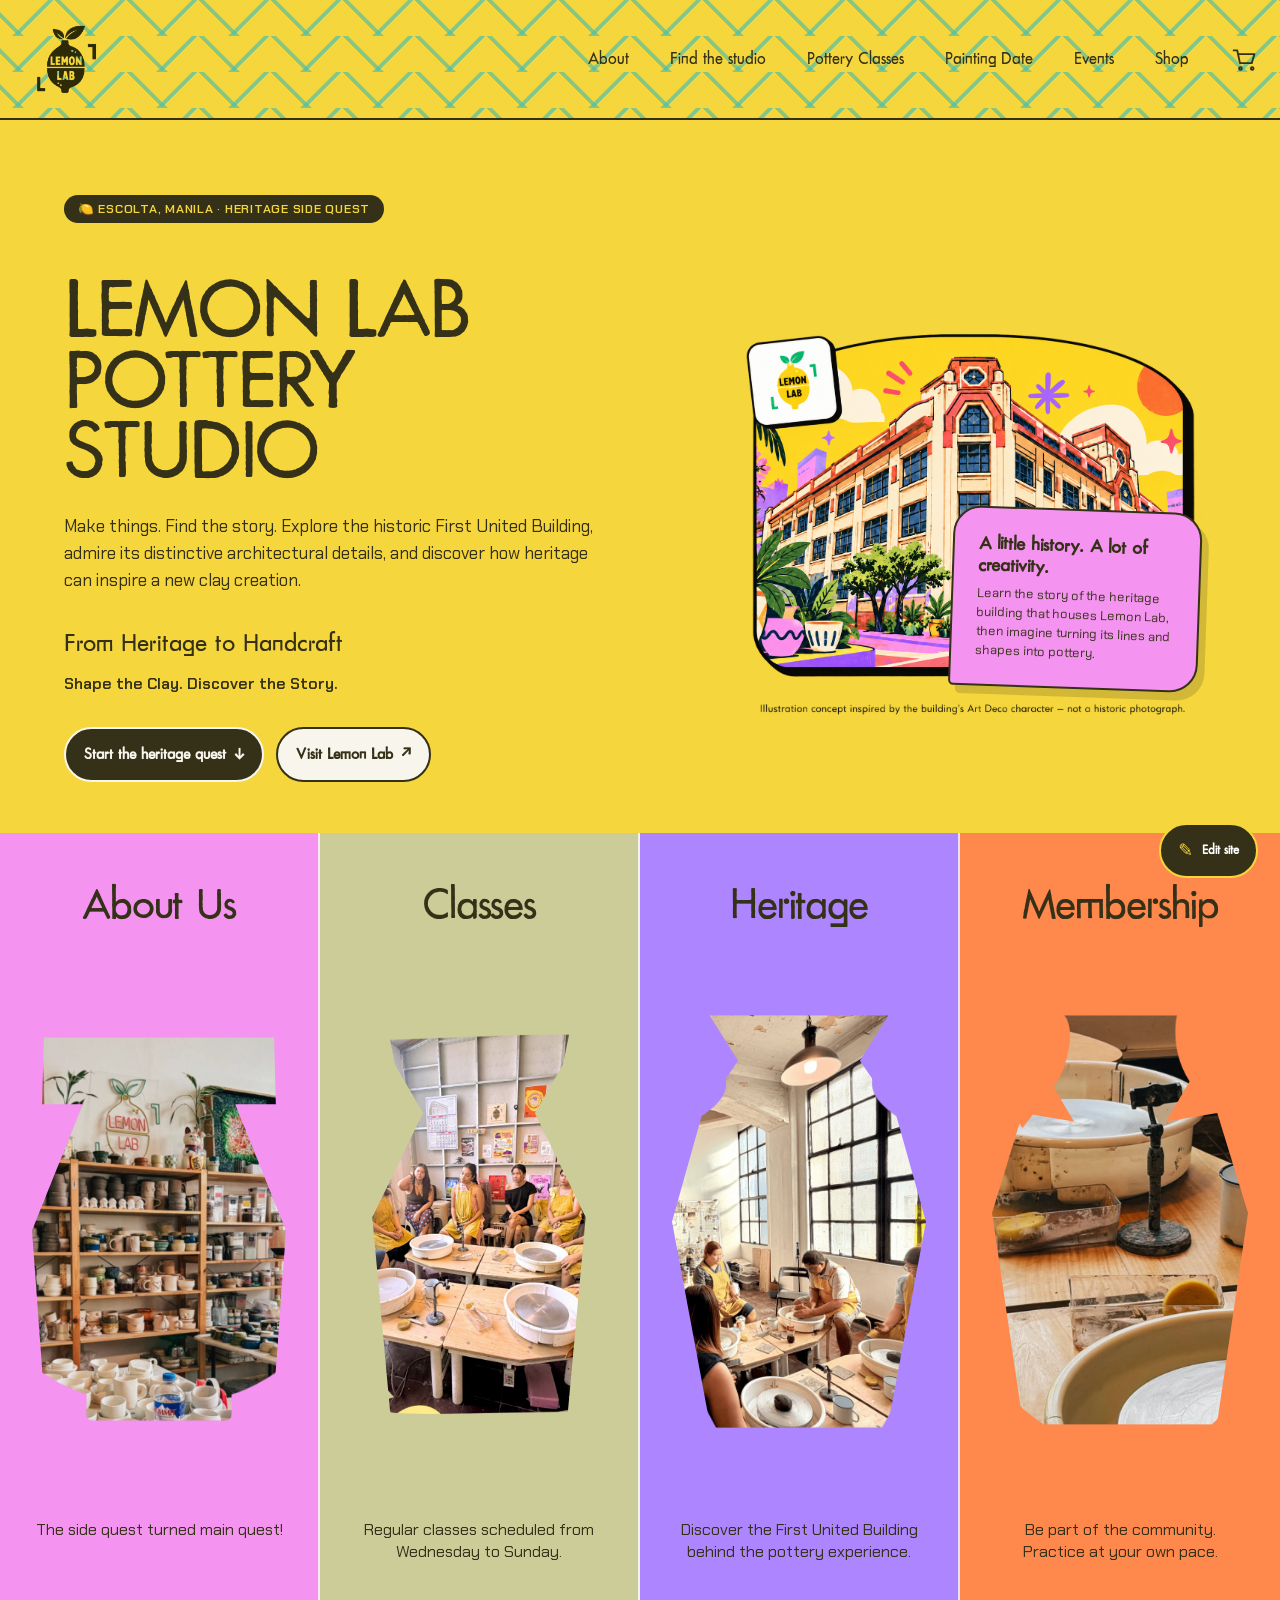
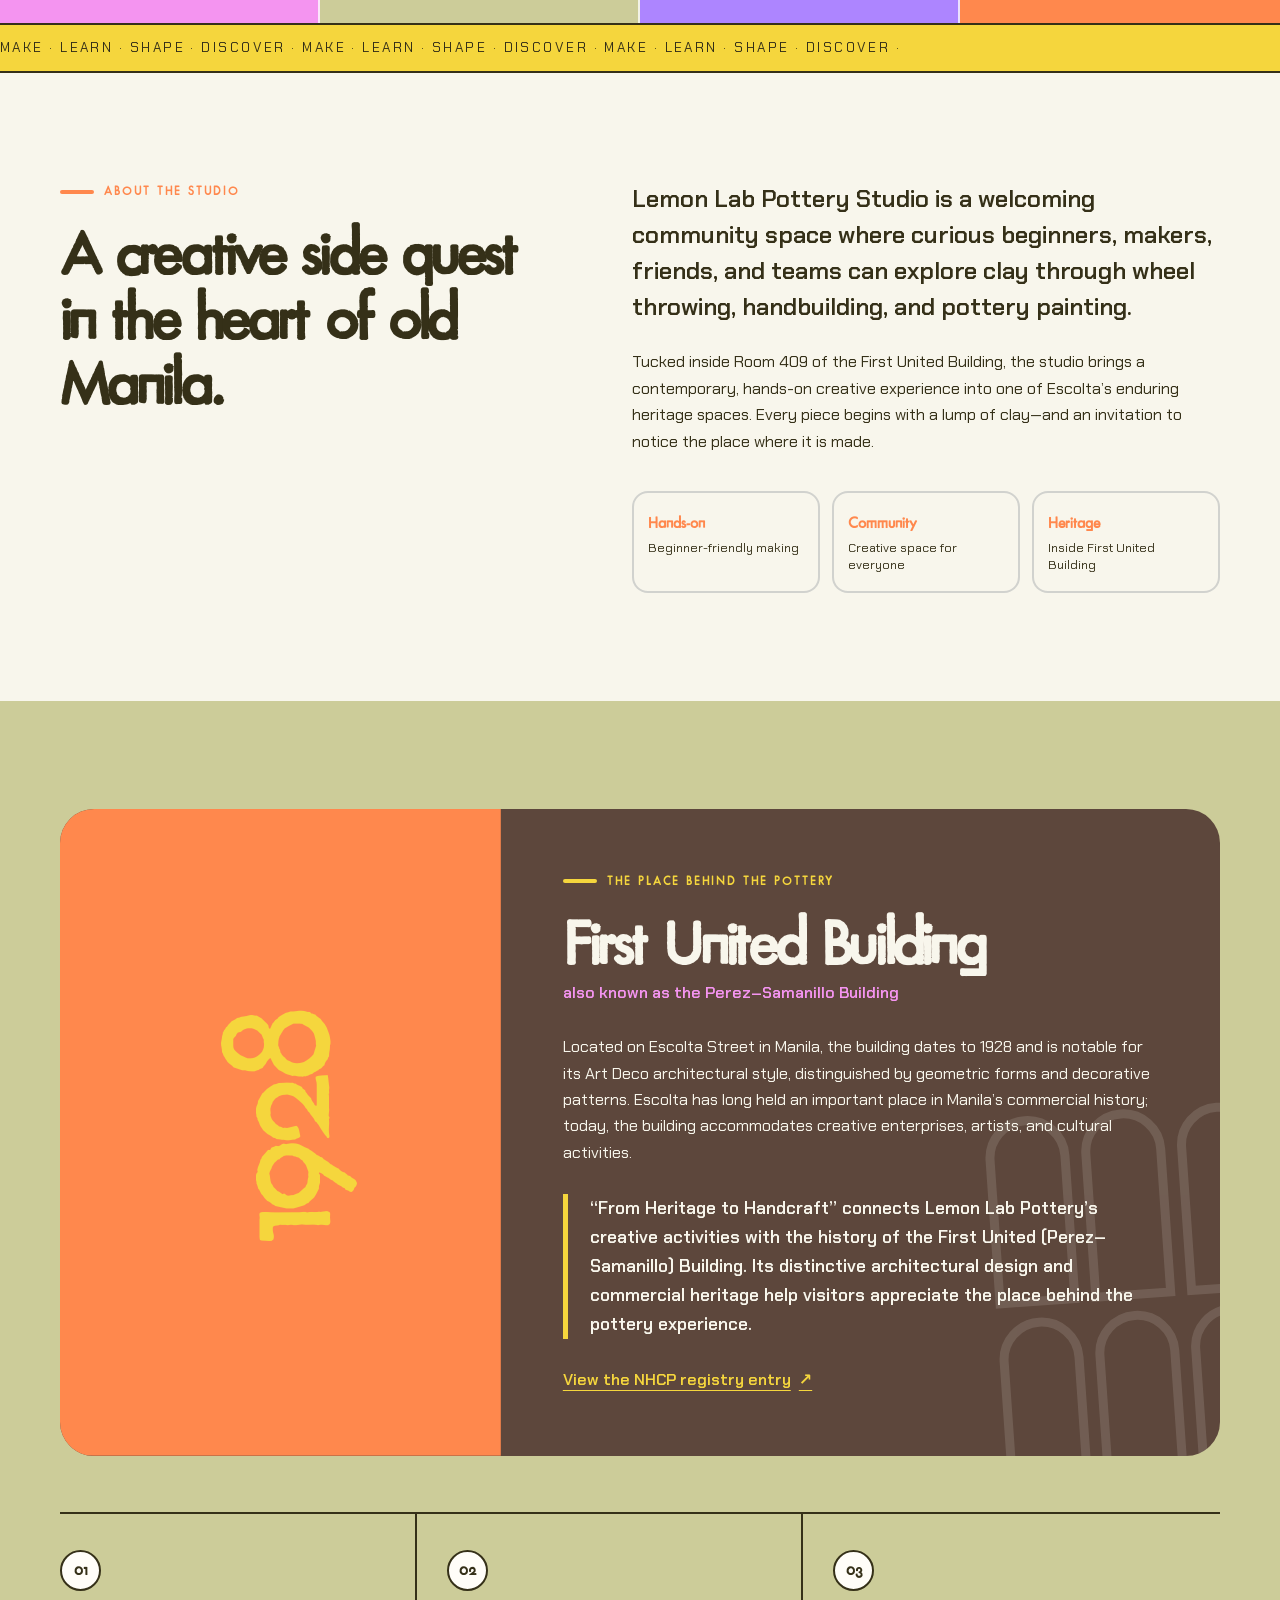
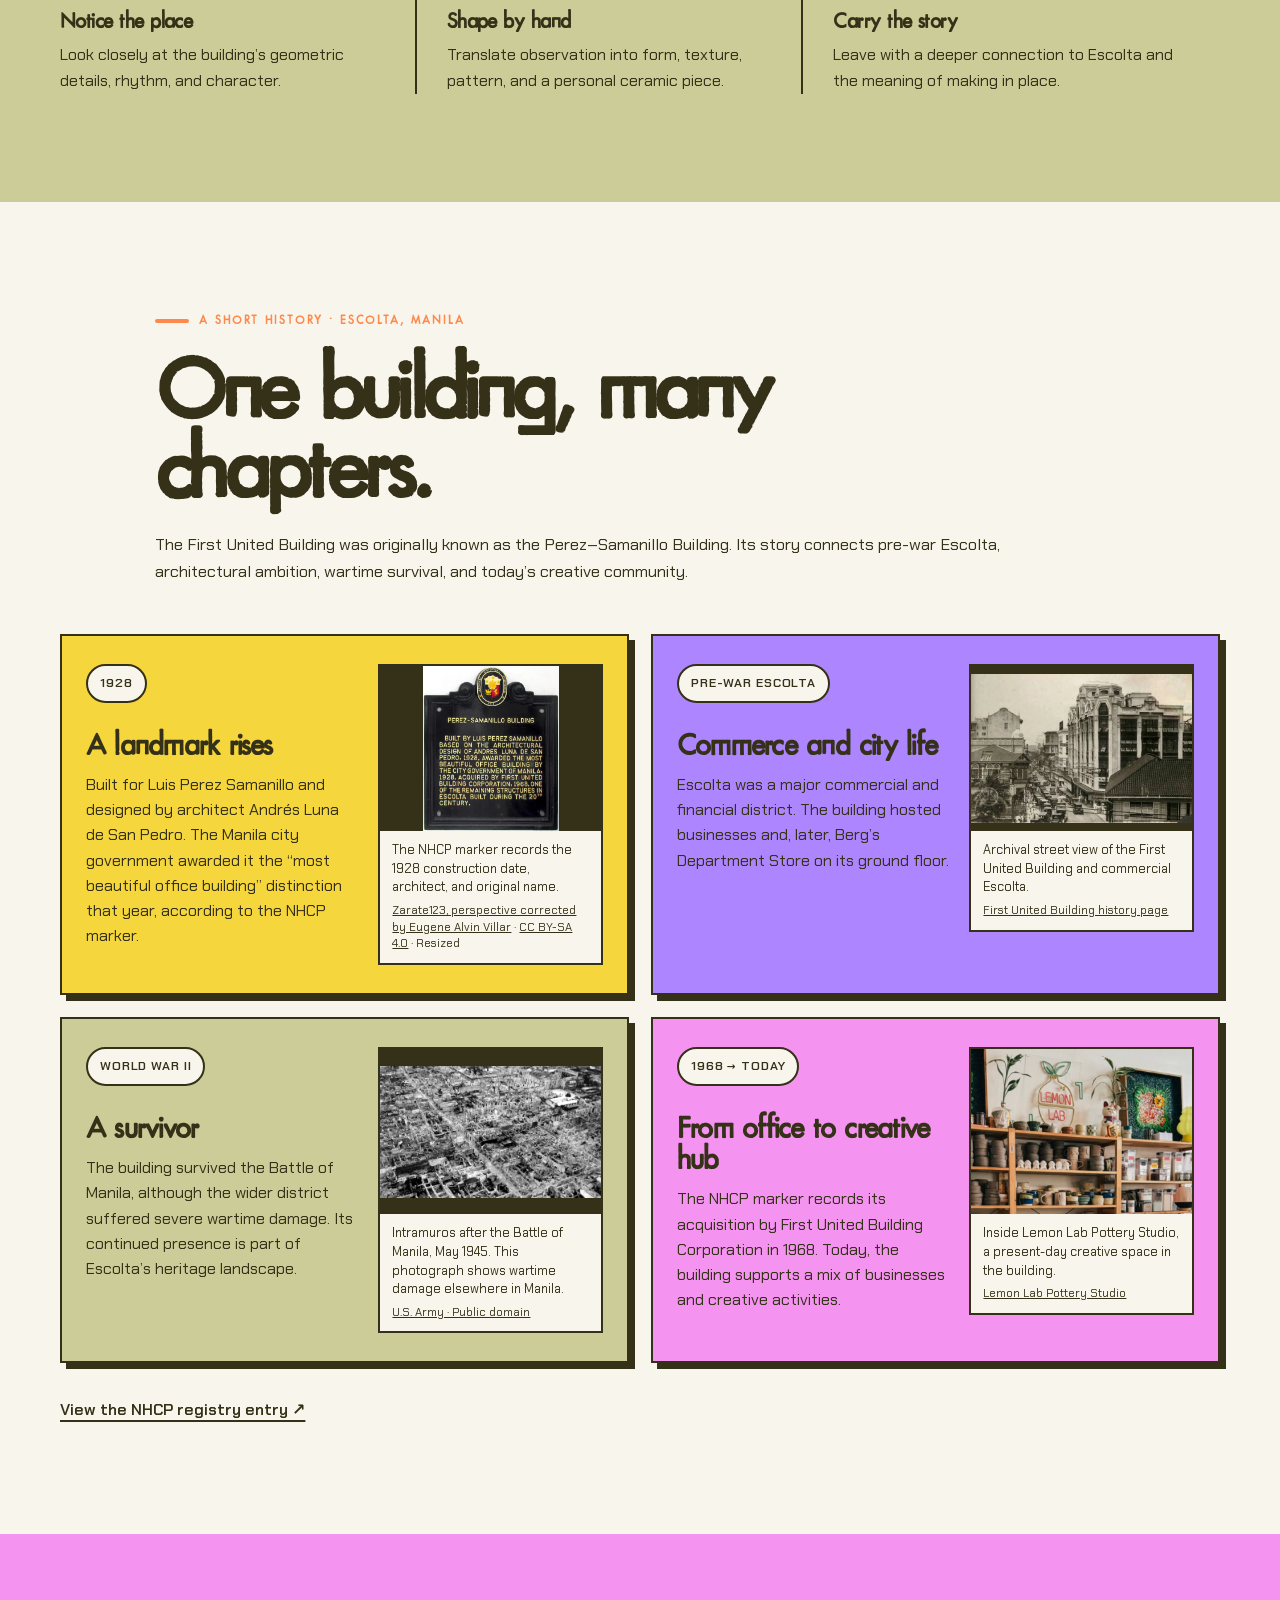
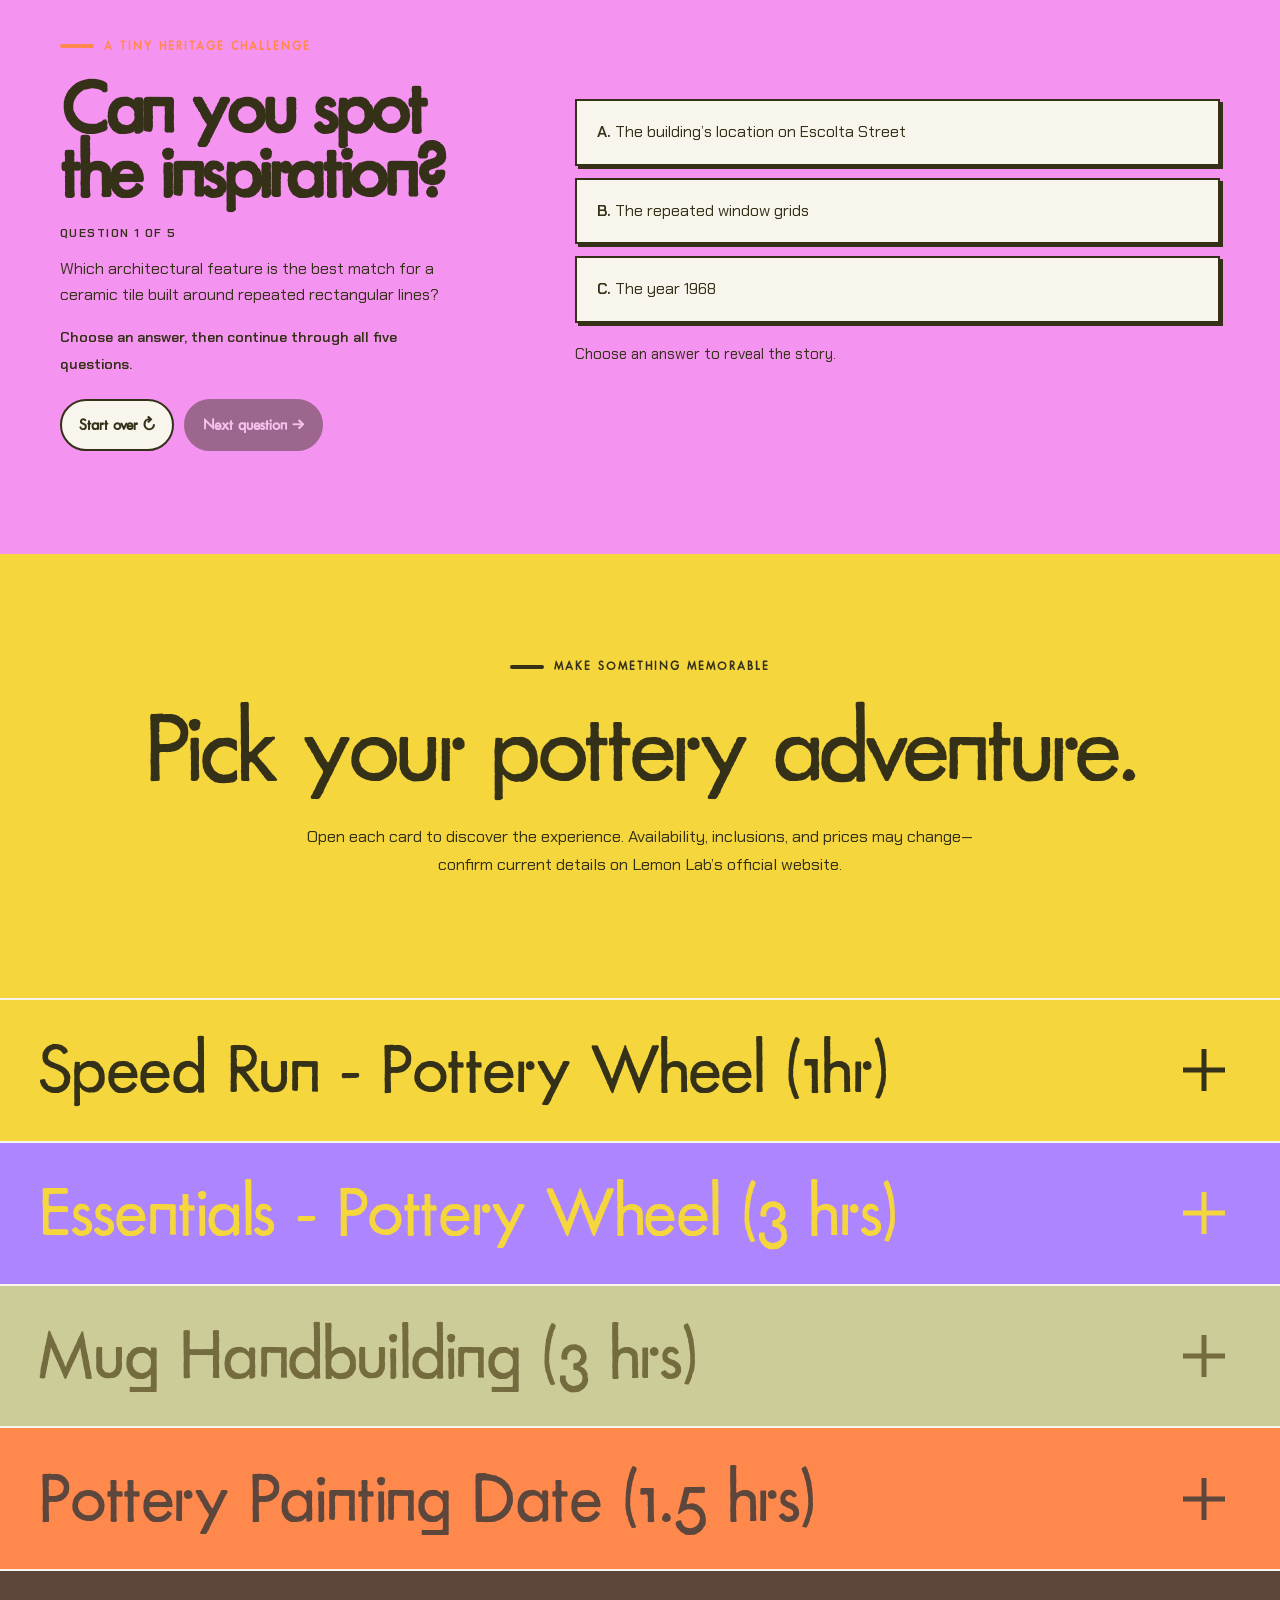
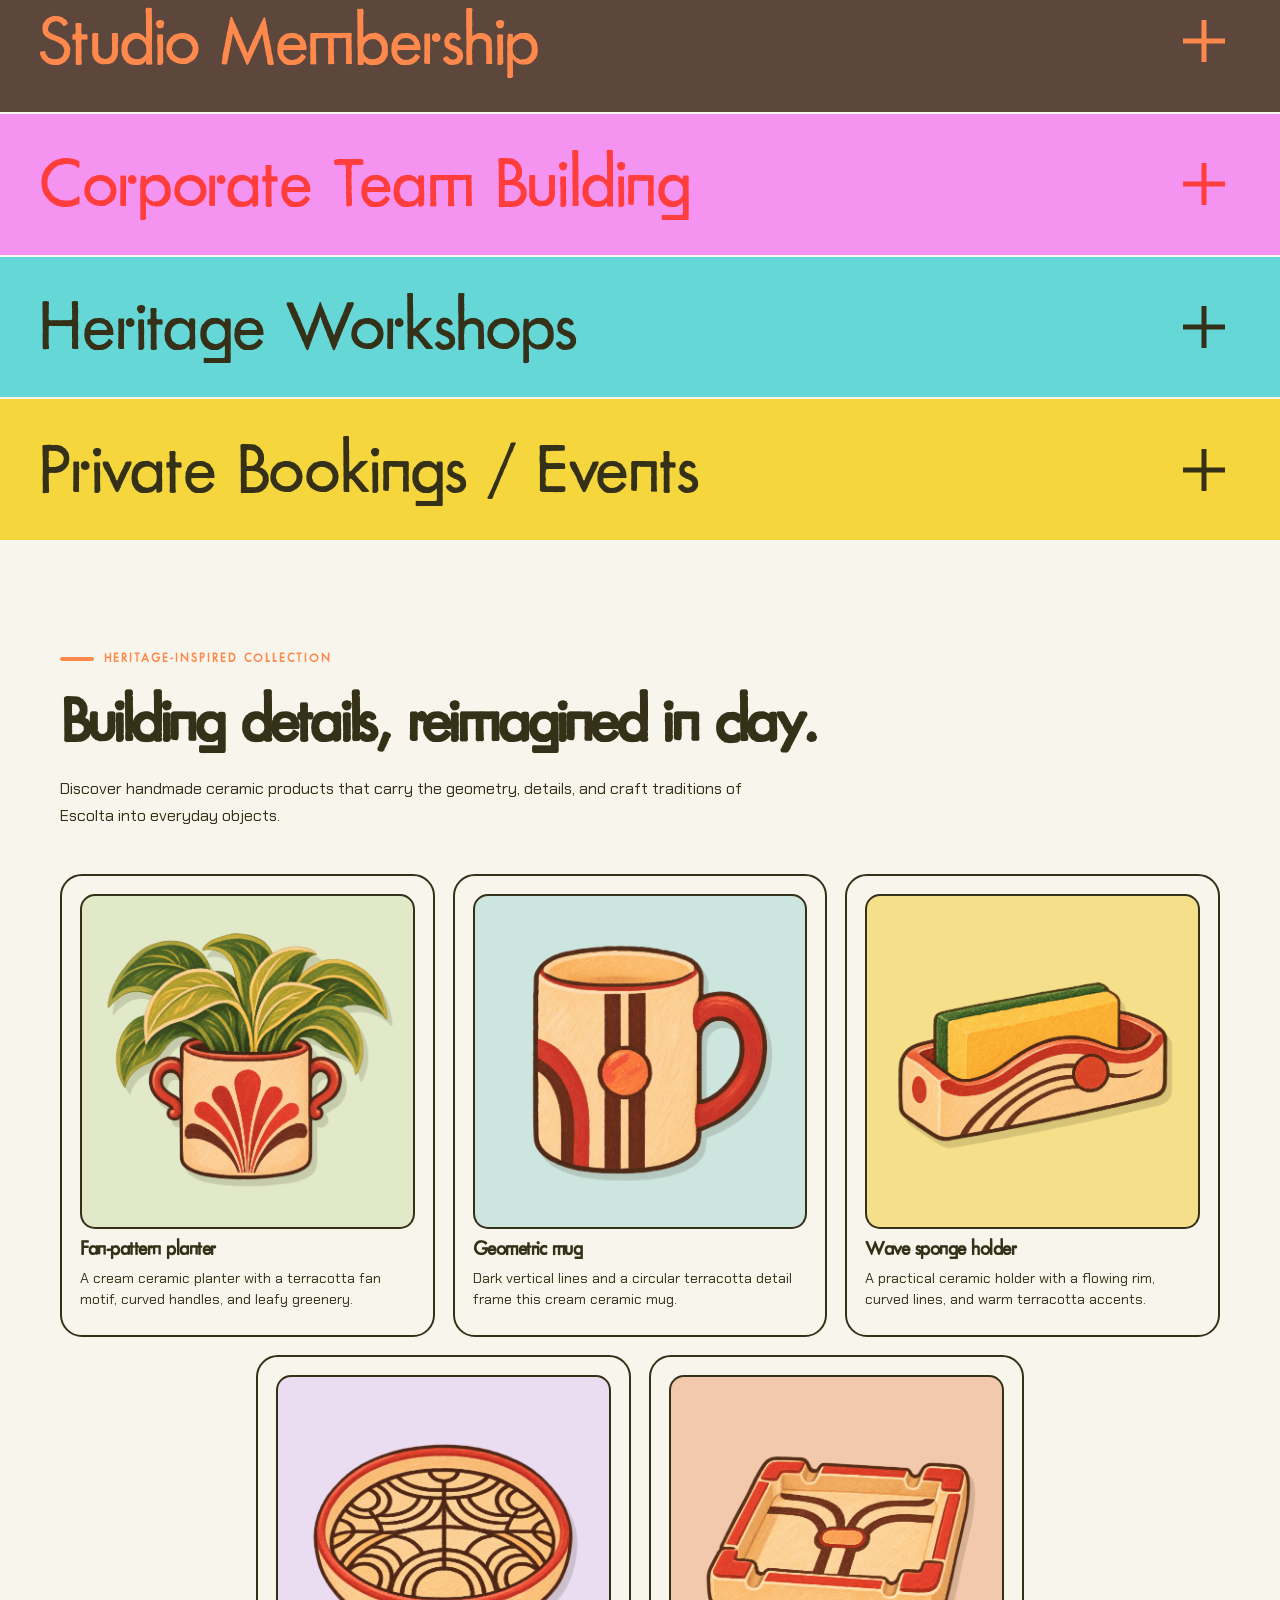
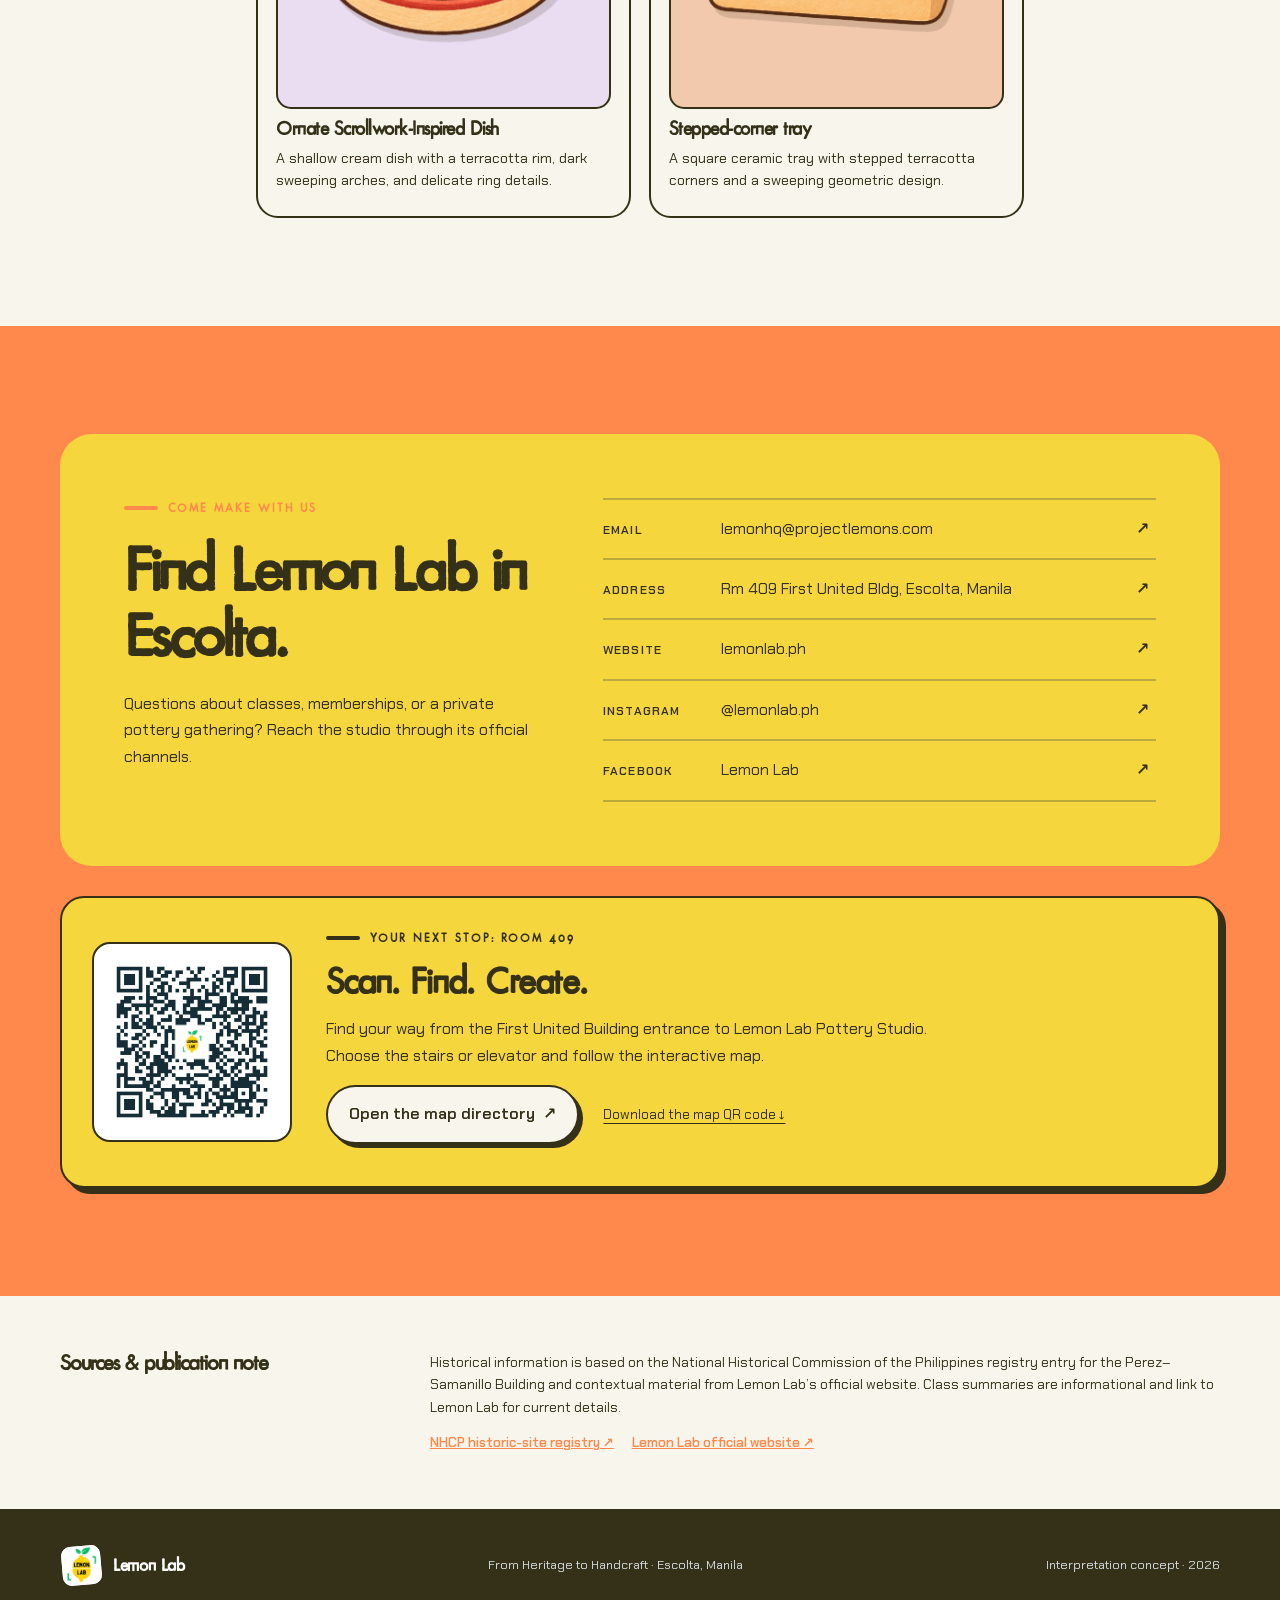
<file: index.html>
<!doctype html>
<html lang="en">
<head>
  <meta charset="utf-8">
  <meta name="viewport" content="width=device-width, initial-scale=1">
  <meta name="description" content="From Heritage to Handcraft: a heritage tourism interpretation concept for Lemon Lab Pottery Studio in the First United Building, Escolta, Manila.">
  <meta name="theme-color" content="#f4d35e">
  <title>Lemon Lab Pottery Studio | Heritage &amp; Handcraft</title>
  <link rel="icon" type="image/png" sizes="32x32" href="[data-uri]">
  <link rel="apple-touch-icon" href="assets/lemon-lab-favicon-transparent.png">
  <link rel="stylesheet" href="css/styles.css?v=heritage-turquoise">
</head>
<body>
  <a class="skip-link" href="#main-content">Skip to content</a>

  <header class="site-header" id="top">
    <nav class="nav shell" aria-label="Main navigation">
      <a class="brand header-brand" href="#home" aria-label="Lemon Lab Pottery Studio home">
        <img src="assets/lemon-lab-logo-dark-transparent.png" alt="Lemon Lab">
      </a>
      <button class="nav-toggle" type="button" aria-expanded="false" aria-controls="nav-menu">
        <span class="sr-only">Toggle navigation</span>
        <span></span><span></span><span></span>
      </button>
      <div class="nav-menu" id="nav-menu">
        <a href="#about">About</a>
        <a href="map/">Find the studio</a>
        <a href="#classes">Pottery Classes</a>
        <a href="#painting-date">Painting Date</a>
        <a href="#private-events">Events</a>
        <a href="https://lemonlab.ph/shop/" target="_blank" rel="noopener noreferrer">Shop</a>
        <a class="cart-link" href="https://lemonlab.ph/cart/" target="_blank" rel="noopener noreferrer" aria-label="Open Lemon Lab shopping cart">
          <svg viewBox="0 0 32 32" aria-hidden="true"><path d="M4 6h4l3 14h13l3-10H10M13 26a1.5 1.5 0 1 1-3 0 1.5 1.5 0 0 1 3 0Zm13 0a1.5 1.5 0 1 1-3 0 1.5 1.5 0 0 1 3 0Z"/></svg>
        </a>
      </div>
    </nav>
  </header>

  <main id="main-content">
    <section class="hero" id="home">
      <div class="hero-title reveal">
        <p class="hero-badge">🍋 Escolta, Manila · Heritage side quest</p>
        <div class="hero-feature">
          <div class="hero-feature-copy">
            <h1>LEMON LAB<br>POTTERY<br>STUDIO</h1>
            <p class="hero-deck">Make things. Find the story. Explore the historic First United Building, admire its distinctive architectural details, and discover how heritage can inspire a new clay creation.</p>
            <p class="hero-campaign">From Heritage to Handcraft</p>
            <p class="hero-tagline">Shape the Clay. Discover the Story.</p>
            <div class="hero-actions">
              <a class="hero-action hero-action-primary" href="#heritage">Start the heritage quest <span aria-hidden="true">↓</span></a>
              <a class="hero-action" href="https://lemonlab.ph" target="_blank" rel="noopener noreferrer">Visit Lemon Lab <span aria-hidden="true">↗</span></a>
            </div>
          </div>
          <div class="hero-feature-art">
            <img src="assets/first-united-building-illustration-v2.png" alt="Sharp, colorful illustration of the First United Building with the Lemon Lab logo." width="1359" height="1157">
            <div class="hero-note" tabindex="0">
              <strong>A little history. A lot of creativity.</strong>
              <span>Learn the story of the heritage building that houses Lemon Lab, then imagine turning its lines and shapes into pottery.</span>
            </div>
          </div>
        </div>
      </div>

      <div class="portal-grid" aria-label="Explore Lemon Lab">
        <a class="portal portal-about reveal" href="#about">
          <h2>About Us</h2>
          <img class="portal-image portal-shape-one" src="assets/photos/studio-classes.png" alt="Shelves of handmade ceramics inside Lemon Lab Pottery Studio." width="906" height="1024">
          <p>The side quest turned main quest!</p>
        </a>
        <a class="portal portal-classes reveal" href="#classes">
          <h2>Classes</h2>
          <img class="portal-image portal-shape-two" src="assets/photos/studio-events.png" alt="A group pottery class gathered around pottery wheels at Lemon Lab." width="1024" height="1024">
          <p>Regular classes scheduled from Wednesday to Sunday.</p>
        </a>
        <a class="portal portal-heritage reveal" href="#heritage">
          <h2>Heritage</h2>
          <img class="portal-image portal-shape-three" src="assets/photos/studio-about.png" alt="Pottery activity beside the tall heritage windows of the studio." width="819" height="1024">
          <p>Discover the First United Building behind the pottery experience.</p>
        </a>
        <a class="portal portal-membership reveal" href="https://lemonlab.ph/product/studio-membership/" target="_blank" rel="noopener noreferrer">
          <h2>Membership</h2>
          <img class="portal-image portal-shape-four" src="assets/photos/studio-membership.png" alt="A close view of a pottery wheel and clay tools in the studio." width="1024" height="1024">
          <p>Be part of the community. Practice at your own pace.</p>
        </a>
      </div>

      <div class="marquee" aria-hidden="true">
        <div>MAKE · LEARN · SHAPE · DISCOVER · MAKE · LEARN · SHAPE · DISCOVER · MAKE · LEARN · SHAPE · DISCOVER ·</div>
      </div>
    </section>

    <section class="section about" id="about">
      <div class="shell two-column">
        <div class="section-heading reveal">
          <p class="eyebrow">About the studio</p>
          <h2>A creative side quest in the heart of old Manila.</h2>
        </div>
        <div class="about-copy reveal">
          <p class="lead">Lemon Lab Pottery Studio is a welcoming community space where curious beginners, makers, friends, and teams can explore clay through wheel throwing, handbuilding, and pottery painting.</p>
          <p>Tucked inside Room 409 of the First United Building, the studio brings a contemporary, hands-on creative experience into one of Escolta’s enduring heritage spaces. Every piece begins with a lump of clay—and an invitation to notice the place where it is made.</p>
          <div class="mini-facts" aria-label="Studio highlights">
            <div><strong>Hands-on</strong><span>Beginner-friendly making</span></div>
            <div><strong>Community</strong><span>Creative space for everyone</span></div>
            <div><strong>Heritage</strong><span>Inside First United Building</span></div>
          </div>
        </div>
      </div>
    </section>

    <section class="section heritage" id="heritage">
      <div class="shell">
        <div class="heritage-card reveal">
          <div class="heritage-number" aria-hidden="true">1928</div>
          <div class="heritage-content">
            <p class="eyebrow">The place behind the pottery</p>
            <h2>First United Building</h2>
            <p class="aka">also known as the Perez–Samanillo Building</p>
            <p>Located on Escolta Street in Manila, the building dates to 1928 and is notable for its Art Deco architectural style, distinguished by geometric forms and decorative patterns. Escolta has long held an important place in Manila’s commercial history; today, the building accommodates creative enterprises, artists, and cultural activities.</p>
            <blockquote>“From Heritage to Handcraft” connects Lemon Lab Pottery’s creative activities with the history of the First United (Perez–Samanillo) Building. Its distinctive architectural design and commercial heritage help visitors appreciate the place behind the pottery experience.</blockquote>
            <a class="text-link light" href="https://philhistoricsites.nhcp.gov.ph/registry_database/perez-samanillo-building/" target="_blank" rel="noopener noreferrer">View the NHCP registry entry <span aria-hidden="true">↗</span></a>
          </div>
          <div class="deco-window" aria-hidden="true">
            <span></span><span></span><span></span>
            <span></span><span></span><span></span>
          </div>
        </div>

        <div class="story-steps" aria-label="Heritage interpretation journey">
          <article class="story-step reveal">
            <span class="step-number">01</span>
            <h3>Notice the place</h3>
            <p>Look closely at the building’s geometric details, rhythm, and character.</p>
          </article>
          <article class="story-step reveal">
            <span class="step-number">02</span>
            <h3>Shape by hand</h3>
            <p>Translate observation into form, texture, pattern, and a personal ceramic piece.</p>
          </article>
          <article class="story-step reveal">
            <span class="step-number">03</span>
            <h3>Carry the story</h3>
            <p>Leave with a deeper connection to Escolta and the meaning of making in place.</p>
          </article>
        </div>
      </div>
    </section>

    <section class="section history-timeline" id="history-timeline" aria-labelledby="history-title">
      <div class="shell">
        <div class="history-intro reveal">
          <p class="eyebrow">A short history · Escolta, Manila</p>
          <h2 id="history-title">One building, many chapters.</h2>
          <p>The First United Building was originally known as the Perez–Samanillo Building. Its story connects pre-war Escolta, architectural ambition, wartime survival, and today’s creative community.</p>
        </div>
        <div class="history-grid">
          <article class="history-card history-yellow reveal">
            <div class="history-copy">
              <span class="history-period">1928</span>
              <h3>A landmark rises</h3>
              <p>Built for Luis Perez Samanillo and designed by architect Andrés Luna de San Pedro. The Manila city government awarded it the “most beautiful office building” distinction that year, according to the NHCP marker.</p>
            </div>
            <figure class="history-photo"><img src="assets/history/marker.webp" alt="The NHCP marker records the 1928 construction date, architect, and original name." loading="lazy" decoding="async"><figcaption>The NHCP marker records the 1928 construction date, architect, and original name. <span><a href="https://commons.wikimedia.org/wiki/File:Perez-Samanillo_Building_historical_marker.jpg">Zarate123, perspective corrected by Eugene Alvin Villar</a> · <a href="https://creativecommons.org/licenses/by-sa/4.0/">CC BY-SA 4.0</a> · Resized</span></figcaption></figure>
          </article>
          <article class="history-card history-purple reveal">
            <div class="history-copy">
              <span class="history-period">Pre-war Escolta</span>
              <h3>Commerce and city life</h3>
              <p>Escolta was a major commercial and financial district. The building hosted businesses and, later, Berg’s Department Store on its ground floor.</p>
            </div>
            <figure class="history-photo"><img src="assets/history/escolta.webp" alt="Archival street view of the First United Building and commercial Escolta." loading="lazy" decoding="async"><figcaption>Archival street view of the First United Building and commercial Escolta. <span><a href="https://firstunitedbuilding.com/history/">First United Building history page</a></span></figcaption></figure>
          </article>
          <article class="history-card history-green reveal">
            <div class="history-copy">
              <span class="history-period">World War II</span>
              <h3>A survivor</h3>
              <p>The building survived the Battle of Manila, although the wider district suffered severe wartime damage. Its continued presence is part of Escolta’s heritage landscape.</p>
            </div>
            <figure class="history-photo"><img src="assets/history/war.webp" alt="Intramuros after the Battle of Manila, May 1945. This photograph shows wartime damage elsewhere in Manila." loading="lazy" decoding="async"><figcaption>Intramuros after the Battle of Manila, May 1945. This photograph shows wartime damage elsewhere in Manila. <span><a href="https://commons.wikimedia.org/wiki/File:Manila_Walled_City_Destruction_May_1945.jpg">U.S. Army · Public domain</a></span></figcaption></figure>
          </article>
          <article class="history-card history-pink reveal">
            <div class="history-copy">
              <span class="history-period">1968 → Today</span>
              <h3>From office to creative hub</h3>
              <p>The NHCP marker records its acquisition by First United Building Corporation in 1968. Today, the building supports a mix of businesses and creative activities.</p>
            </div>
            <figure class="history-photo"><div class="history-photo-rectangle"><img src="assets/photos/studio-classes.png" alt="Shelves of ceramics inside Lemon Lab Pottery Studio." width="906" height="1024" loading="lazy" decoding="async"></div><figcaption>Inside Lemon Lab Pottery Studio, a present-day creative space in the building. <span><a href="https://lemonlab.ph/">Lemon Lab Pottery Studio</a></span></figcaption></figure>
          </article>
        </div>
        <a class="history-source-link reveal" href="https://philhistoricsites.nhcp.gov.ph/registry_database/perez-samanillo-building/" target="_blank" rel="noopener noreferrer">View the NHCP registry entry <span aria-hidden="true">↗</span></a>
      </div>
    </section>

    <section class="heritage-quiz" id="spot-details">
      <div class="shell quiz-grid reveal">
        <div class="quiz-intro">
          <p class="eyebrow">A tiny heritage challenge</p>
          <h2>Can you spot the inspiration?</h2>
          <p class="quiz-progress" id="quiz-progress">Question 1 of 5</p>
          <p id="quiz-question">Which architectural feature is the best match for a ceramic tile built around repeated rectangular lines?</p>
          <p><strong>Choose an answer, then continue through all five questions.</strong></p>
          <div class="quiz-controls">
            <button class="quiz-reset" type="button">Start over <span aria-hidden="true">↻</span></button>
            <button class="quiz-next" type="button" disabled>Next question <span aria-hidden="true">→</span></button>
          </div>
        </div>
        <div class="quiz-options" role="group" aria-label="Heritage challenge answers">
          <button type="button" class="quiz-option" data-choice="0"><strong>A.</strong> <span>The building’s location on Escolta Street</span></button>
          <button type="button" class="quiz-option" data-choice="1"><strong>B.</strong> <span>The repeated window grids</span></button>
          <button type="button" class="quiz-option" data-choice="2"><strong>C.</strong> <span>The year 1968</span></button>
          <p class="quiz-feedback" id="quiz-feedback" aria-live="polite">Choose an answer to see how architecture can become a clay pattern.</p>
          <figure class="quiz-answer-photo" id="quiz-answer-photo" hidden>
            <div id="quiz-answer-image"></div>
            <figcaption id="quiz-answer-caption"></figcaption>
          </figure>
        </div>
      </div>
    </section>

    <section class="section classes" id="classes">
      <div class="shell">
        <div class="section-heading centered reveal">
          <p class="eyebrow">Make something memorable</p>
          <h2>Pick your pottery adventure.</h2>
          <p>Open each card to discover the experience. Availability, inclusions, and prices may change—confirm current details on Lemon Lab’s official website.</p>
        </div>

        <div class="accordion-grid">
          <details class="class-card reveal" name="classes">
            <summary>
              <span class="class-icon clay" aria-hidden="true">◒</span>
              <span><small>1-hour introduction</small>Speed Run – Pottery Wheel (1hr)</span>
              <span class="plus" aria-hidden="true"></span>
            </summary>
            <div class="class-details">
              <div class="class-detail-layout">
                <div class="class-pitch">
                  <h3>A 1 hour introductory class - perfect for a curious side quest!</h3>
                  <a class="class-book-button" href="https://lemonlab.ph/product/speedrun/" target="_blank" rel="noopener noreferrer">Book here!</a>
                </div>
                <div class="class-copy">
                  <p>Looking for a fun <strong>side quest</strong>, a relaxing solo date, or a unique activity with your special someone? Bring your friends, family, or anyone who’s up for getting a little muddy!</p>
                  <p>In this <strong>1-hour beginner-friendly pottery class</strong>, you will make 1 piece on the pottery wheel (cup, snack bowl, or matcha bowl) with guidance from our in-house potters. <strong>No experience required!</strong> Just come ready to have fun.</p>
                  <p>Love what you made? Simply add our <strong>Glazing &amp; Firing service</strong> so you can bring your piece home!</p>
                </div>
              </div>
            </div>
          </details>

          <details class="class-card reveal" name="classes">
            <summary>
              <span class="class-icon blue" aria-hidden="true">◎</span>
              <span><small>Deeper wheel session</small>Essentials – Pottery Wheel (3 hrs)</span>
              <span class="plus" aria-hidden="true"></span>
            </summary>
            <div class="class-details">
              <div class="class-detail-layout">
                <div class="class-pitch">
                  <h3>Intensive guided session, perfect for hobbyists &amp; beginners!</h3>
                  <a class="class-book-button" href="https://lemonlab.ph/product/essentials-pottery-class/" target="_blank" rel="noopener noreferrer">Book here!</a>
                </div>
                <div class="class-copy">
                  <p>If the <strong>Speed Run</strong> leaves you wanting more, the <strong>Essentials Class</strong> is where the real pottery journey begins. This <strong>3-hour beginner-friendly class</strong> gives you plenty of time to learn the fundamentals of wheel throwing and build your confidence on the wheel.</p>
                  <p>You’ll create <strong>2–3 ceramic pieces during the session</strong> and choose your <strong>favorite 2 pieces</strong> for us to professionally glaze and fire for <strong>FREE.</strong></p>
                  <p>Want the complete pottery experience? Add our <strong>Paint Your Own Pottery</strong> option and return <strong>3–4 weeks later</strong> to decorate your pieces before their final firing.</p>
                  <p>If you’re looking to explore a new hobby and maybe even a new skill, <strong>this is the class we recommend.</strong> No experience required!</p>
                </div>
              </div>
            </div>
          </details>

          <details class="class-card reveal" name="classes">
            <summary>
              <span class="class-icon pink" aria-hidden="true">∪</span>
              <span><small>No wheel needed</small>Mug Handbuilding (3 hrs)</span>
              <span class="plus" aria-hidden="true"></span>
            </summary>
            <div class="class-details">
              <div class="class-detail-layout">
                <div class="class-pitch">
                  <h3>Design your own mug - No pottery wheel needed!</h3>
                  <a class="class-book-button" href="https://lemonlab.ph/product/mug-handbuilding-workshop/" target="_blank" rel="noopener noreferrer">Book here</a>
                </div>
                <div class="class-copy">
                  <p>Ever wanted to make a mug with a giant bow handle, a cat on a mug, tiny mushrooms, or just want to design your own mug? This is the class for you!</p>
                  <p>Our <strong>3-hour Handbuilding Mug Class</strong> is perfect for beginners who want complete creative freedom—<strong>no pottery wheel needed.</strong> Using our easy-to-follow mug templates as your starting point, you’ll learn handbuilding techniques while customizing your mug with fun shapes, and decorations. We’ll help bring your ideas to life!</p>
                  <p>You can also add an <strong>option to paint your mug on the same day if you want to take your designs to the next level!</strong></p>
                </div>
              </div>
            </div>
          </details>

          <details class="class-card reveal" id="painting-date" name="classes">
            <summary>
              <span class="class-icon green" aria-hidden="true">✦</span>
              <span><small>Relax, paint, connect</small>Pottery Painting Date (1.5 hrs)</span>
              <span class="plus" aria-hidden="true"></span>
            </summary>
            <div class="class-details">
              <div class="class-detail-layout">
                <div class="class-pitch">
                  <h3>Chill &amp; paint our pottery pieces!</h3>
                  <a class="class-book-button" href="https://lemonlab.ph/painting-date/" target="_blank" rel="noopener noreferrer">Book here</a>
                </div>
                <div class="class-copy">
                  <p>Don’t want to get your hands muddy and just want to <strong>chill, catch up, and paint a little?</strong> We’ve got you.</p>
                  <p>Pick your favorite piece from our collection of ready-to-paint pottery, grab a seat, and spend a relaxing few hours adding your own colors and designs. Whether it’s a <strong>cute date idea</strong>, a <strong>solo self-care session</strong>, or a creative hangout with friends and family, this experience is all about slowing down and having fun.</p>
                  <p>No pressure. No mess. Just good company, good vibes, and a one-of-a-kind keepsake to take home.</p>
                </div>
              </div>
            </div>
          </details>

          <details class="class-card reveal" name="classes">
            <summary>
              <span class="class-icon yellow" aria-hidden="true">⌁</span>
              <span><small>Practice at your pace</small>Studio Membership</span>
              <span class="plus" aria-hidden="true"></span>
            </summary>
            <div class="class-details">
              <div class="class-detail-layout">
                <div class="class-pitch">
                  <h3>Practice at your own pace &amp; be part of a supportive community!</h3>
                  <a class="class-book-button" href="https://lemonlab.ph/product/studio-membership/" target="_blank" rel="noopener noreferrer">Sign up here!</a>
                </div>
                <div class="class-copy">
                  <p>Practice pottery at your own pace in a space that feels like home.</p>
                  <p>Whether you’re looking for a <strong>quiet corner to focus</strong>, a <strong>creative community to grow with</strong>, or simply a place to make pottery whenever inspiration strikes, you’re always welcome here.</p>
                  <p>Our studio is open to <strong>all skill levels</strong>—from complete beginners finding their footing to experienced potters refining their craft. No pressure, no gatekeeping, and definitely no judgment.</p>
                  <p>Come make a mess, experiment, learn, and create alongside a community that loves clay just as much as you do.</p>
                </div>
              </div>
            </div>
          </details>

          <details class="class-card reveal" name="classes">
            <summary>
              <span class="class-icon purple" aria-hidden="true">◆</span>
              <span><small>Create better together</small>Corporate Team Building</span>
              <span class="plus" aria-hidden="true"></span>
            </summary>
            <div class="class-details">
              <div class="class-detail-layout">
                <div class="class-pitch">
                  <h3>Hands-on &amp; offline for a memorable team building activity!</h3>
                  <a class="class-book-button" href="https://lemonlab.ph/product/private-bookings/" target="_blank" rel="noopener noreferrer">Inquire here</a>
                </div>
                <div class="class-copy">
                  <p>Let’s be honest—another trust fall or PowerPoint party isn’t exactly memorable.</p>
                  <p>Get your team offline (for once!), <strong>work with your hands</strong>, and enjoy a creative experience that’s equal parts relaxing, collaborative, and genuinely fun. Whether you’re throwing on the pottery wheel, handbuilding, or painting pottery, our workshops are designed to get everyone talking, laughing, and creating together.</p>
                  <p>No artistic talent? No problem. <strong>Our sessions are beginner-friendly</strong>, and our in-house potters will guide your team every step of the way.</p>
                  <p>Perfect for team celebrations, company outings, onboarding, client appreciation events, or simply giving your team a well-deserved break from screens and meetings.</p>
                  <p><strong>Less emails. Better team memories.</strong></p>
                </div>
              </div>
            </div>
          </details>

          <details class="class-card reveal" id="heritage-workshops" name="classes">
            <summary>
              <span class="class-icon green" aria-hidden="true">✦</span>
              <span><small>From heritage to handcraft</small>Heritage Workshops</span>
              <span class="plus" aria-hidden="true"></span>
            </summary>
            <div class="class-details">
              <div class="class-detail-layout">
                <div class="class-pitch">
                  <h3>Discover the building. Create your own piece of its story.</h3>
                  <a class="class-book-button" href="https://lemonlab.ph/product/private-bookings/" target="_blank" rel="noopener noreferrer">Inquire here</a>
                </div>
                <div class="class-copy">
                  <p>Explore the <strong>First United Building’s architectural details</strong> and use its lines, curves, and decorative patterns as inspiration for a hands-on pottery activity.</p>
                  <p>The proposed experience combines a <strong>short heritage introduction</strong>, observation of selected building features, and a <strong>guided ceramic-making activity</strong>. The three proposed workshops are:</p>
                  <ul>
                    <li><strong>Architectural Geometric Pattern Mug Workshop</strong></li>
                    <li><strong>Ornate Scrollwork-Inspired Dish Workshop</strong></li>
                    <li><strong>Radiating Staircase-Inspired Plate Workshop</strong></li>
                  </ul>
                  <p>Use our heritage stories and interactive quiz to connect the place, its history, and your creation. This is a <strong>proposed workshop concept</strong>; contact Lemon Lab through the same inquiry channel used for Private Bookings / Events to discuss whether it can be arranged. Schedule, price, group size, materials, and firing arrangements are subject to studio confirmation.</p>
                </div>
              </div>
            </div>
          </details>

          <details class="class-card class-card-wide reveal" id="private-events" name="classes">
            <summary>
              <span class="class-icon navy" aria-hidden="true">★</span>
              <span><small>Your occasion, made by hand</small>Private Bookings / Events</span>
              <span class="plus" aria-hidden="true"></span>
            </summary>
            <div class="class-details">
              <div class="class-detail-layout">
                <div class="class-pitch">
                  <h3>Bridal shower? Birthdays? Use our space exclusively!</h3>
                  <a class="class-book-button" href="https://lemonlab.ph/product/private-bookings/" target="_blank" rel="noopener noreferrer">Inquire here</a>
                </div>
                <div class="class-copy">
                  <p>Looking for a venue that’s a little less ordinary?</p>
                  <p>Host a <strong>pottery-themed birthday, bridal shower, creative gathering</strong>, or <strong>host your own workshop</strong> in our cozy studio nestled inside a <strong>beautiful heritage building.</strong></p>
                  <p>With wide sun-lit windows, plenty of creative energy, and a warm, welcoming atmosphere, it’s the kind of space you just can’t find anywhere else. We’ll help you create an experience that’s relaxed, memorable, and a little messy—in the best way possible.</p>
                </div>
              </div>
            </div>
          </details>
        </div>
      </div>
    </section>

    <section class="section concepts" id="concepts">
      <div class="shell">
        <div class="section-heading reveal">
          <p class="eyebrow">Heritage-inspired collection</p>
          <h2>Building details, reimagined in clay.</h2>
          <p>Discover handmade ceramic products that carry the geometry, details, and craft traditions of Escolta into everyday objects.</p>
        </div>
        <div class="concept-grid">
          <article class="concept-card reveal">
            <div class="concept-art concept-illustration planter-art"><img src="assets/illustrations/fan-pattern-planter-individual.png" alt="Cartoon illustration: A cream ceramic planter with a terracotta fan motif, curved handles, and leafy greenery." width="1254" height="1254" loading="lazy"></div>
            <h3>Fan-pattern planter</h3>
            <p>A cream ceramic planter with a terracotta fan motif, curved handles, and leafy greenery.</p>
          </article>
          <article class="concept-card reveal">
            <div class="concept-art concept-illustration geometric-art"><img src="assets/illustrations/geometric-mug-individual.png" alt="Cartoon illustration: Dark vertical lines and a circular terracotta detail frame this cream ceramic mug." width="1254" height="1254" loading="lazy"></div>
            <h3>Geometric mug</h3>
            <p>Dark vertical lines and a circular terracotta detail frame this cream ceramic mug.</p>
          </article>
          <article class="concept-card reveal">
            <div class="concept-art concept-illustration holder-art"><img src="assets/illustrations/wave-sponge-holder-individual.png" alt="Cartoon illustration: A practical ceramic holder with a flowing rim, curved lines, and warm terracotta accents." width="1254" height="1254" loading="lazy"></div>
            <h3>Wave sponge holder</h3>
            <p>A practical ceramic holder with a flowing rim, curved lines, and warm terracotta accents.</p>
          </article>
          <article class="concept-card reveal">
            <div class="concept-art concept-illustration round-art"><img src="assets/illustrations/ornate-scrollwork-inspired-dish-individual.png" alt="Cartoon illustration: A shallow cream dish with a terracotta rim, dark sweeping arches, and delicate ring details." width="1254" height="1254" loading="lazy"></div>
            <h3>Ornate Scrollwork-Inspired Dish</h3>
            <p>A shallow cream dish with a terracotta rim, dark sweeping arches, and delicate ring details.</p>
          </article>
          <article class="concept-card reveal">
            <div class="concept-art concept-illustration tray-art"><img src="assets/illustrations/stepped-corner-tray-individual.png" alt="Cartoon illustration: A square ceramic tray with stepped terracotta corners and a sweeping geometric design." width="1254" height="1254" loading="lazy"></div>
            <h3>Stepped-corner tray</h3>
            <p>A square ceramic tray with stepped terracotta corners and a sweeping geometric design.</p>
          </article>
        </div>
      </div>
    </section>

    <section class="section contact" id="contact">
      <div class="shell">
        <div class="contact-panel reveal">
          <div class="contact-heading">
            <p class="eyebrow">Come make with us</p>
            <h2>Find Lemon Lab in Escolta.</h2>
            <p>Questions about classes, memberships, or a private pottery gathering? Reach the studio through its official channels.</p>
          </div>
          <address class="contact-list">
            <a href="mailto:lemonhq@projectlemons.com"><span>Email</span>lemonhq@projectlemons.com <b aria-hidden="true">↗</b></a>
            <a href="https://maps.google.com/?q=Room+409+First+United+Building+Escolta+Manila" target="_blank" rel="noopener noreferrer"><span>Address</span>Rm 409 First United Bldg, Escolta, Manila <b aria-hidden="true">↗</b></a>
            <a href="https://lemonlab.ph" target="_blank" rel="noopener noreferrer"><span>Website</span>lemonlab.ph <b aria-hidden="true">↗</b></a>
            <a href="https://www.instagram.com/lemonlab.ph" target="_blank" rel="noopener noreferrer"><span>Instagram</span>@lemonlab.ph <b aria-hidden="true">↗</b></a>
            <a href="https://www.facebook.com/p/Lemon-Lab-61577778206747/" target="_blank" rel="noopener noreferrer"><span>Facebook</span>Lemon Lab <b aria-hidden="true">↗</b></a>
          </address>
        </div>
        <div class="directory-qr-card" id="map-directory">
          <a class="directory-qr-image" href="map/" aria-label="Open the Lemon Lab map directory"><img src="map/assets/lemon-lab-map-qr.png" alt="Scan this QR code with the original Lemon Lab logo to open the interactive map directory" width="1568" height="1568" loading="lazy"></a>
          <div>
            <p class="eyebrow">Your next stop: Room 409</p>
            <h3>Scan. Find. Create.</h3>
            <p>Find your way from the First United Building entrance to Lemon Lab Pottery Studio. Choose the stairs or elevator and follow the interactive map.</p>
            <a class="button" href="map/">Open the map directory <span aria-hidden="true">↗</span></a>
            <a class="directory-qr-download" href="map/assets/lemon-lab-map-qr.png" download="lemon-lab-map-qr.png">Download the map QR code ↓</a>
          </div>
        </div>
      </div>
    </section>

    <section class="sources" id="sources">
      <div class="shell sources-grid">
        <h2>Sources &amp; publication note</h2>
        <div>
          <p>Historical information is based on the National Historical Commission of the Philippines registry entry for the Perez–Samanillo Building and contextual material from Lemon Lab’s official website. Class summaries are informational and link to Lemon Lab for current details.</p>
          <div class="source-links">
            <a href="https://philhistoricsites.nhcp.gov.ph/registry_database/perez-samanillo-building/" target="_blank" rel="noopener noreferrer">NHCP historic-site registry ↗</a>
            <a href="https://lemonlab.ph" target="_blank" rel="noopener noreferrer">Lemon Lab official website ↗</a>
          </div>
        </div>
      </div>
    </section>
  </main>

  <footer class="site-footer">
    <div class="shell footer-inner">
      <a class="brand footer-brand" href="#top"><span class="brand-mark" aria-hidden="true"><img src="assets/lemon-lab-original-logo.png" alt=""></span><span>Lemon Lab</span></a>
      <p>From Heritage to Handcraft · Escolta, Manila</p>
      <p>Interpretation concept · <span id="year"></span></p>
    </div>
  </footer>

  <a class="site-editor-link" href="https://github.dev/ashleysunggayan/lemon-lab" target="_blank" rel="noopener noreferrer" aria-label="Edit this website in GitHub's authenticated web editor">
    <span aria-hidden="true">✎</span>
    Edit site
  </a>

  <script src="js/main.js?v=quiz-portraits"></script>
</body>
</html>
</file>
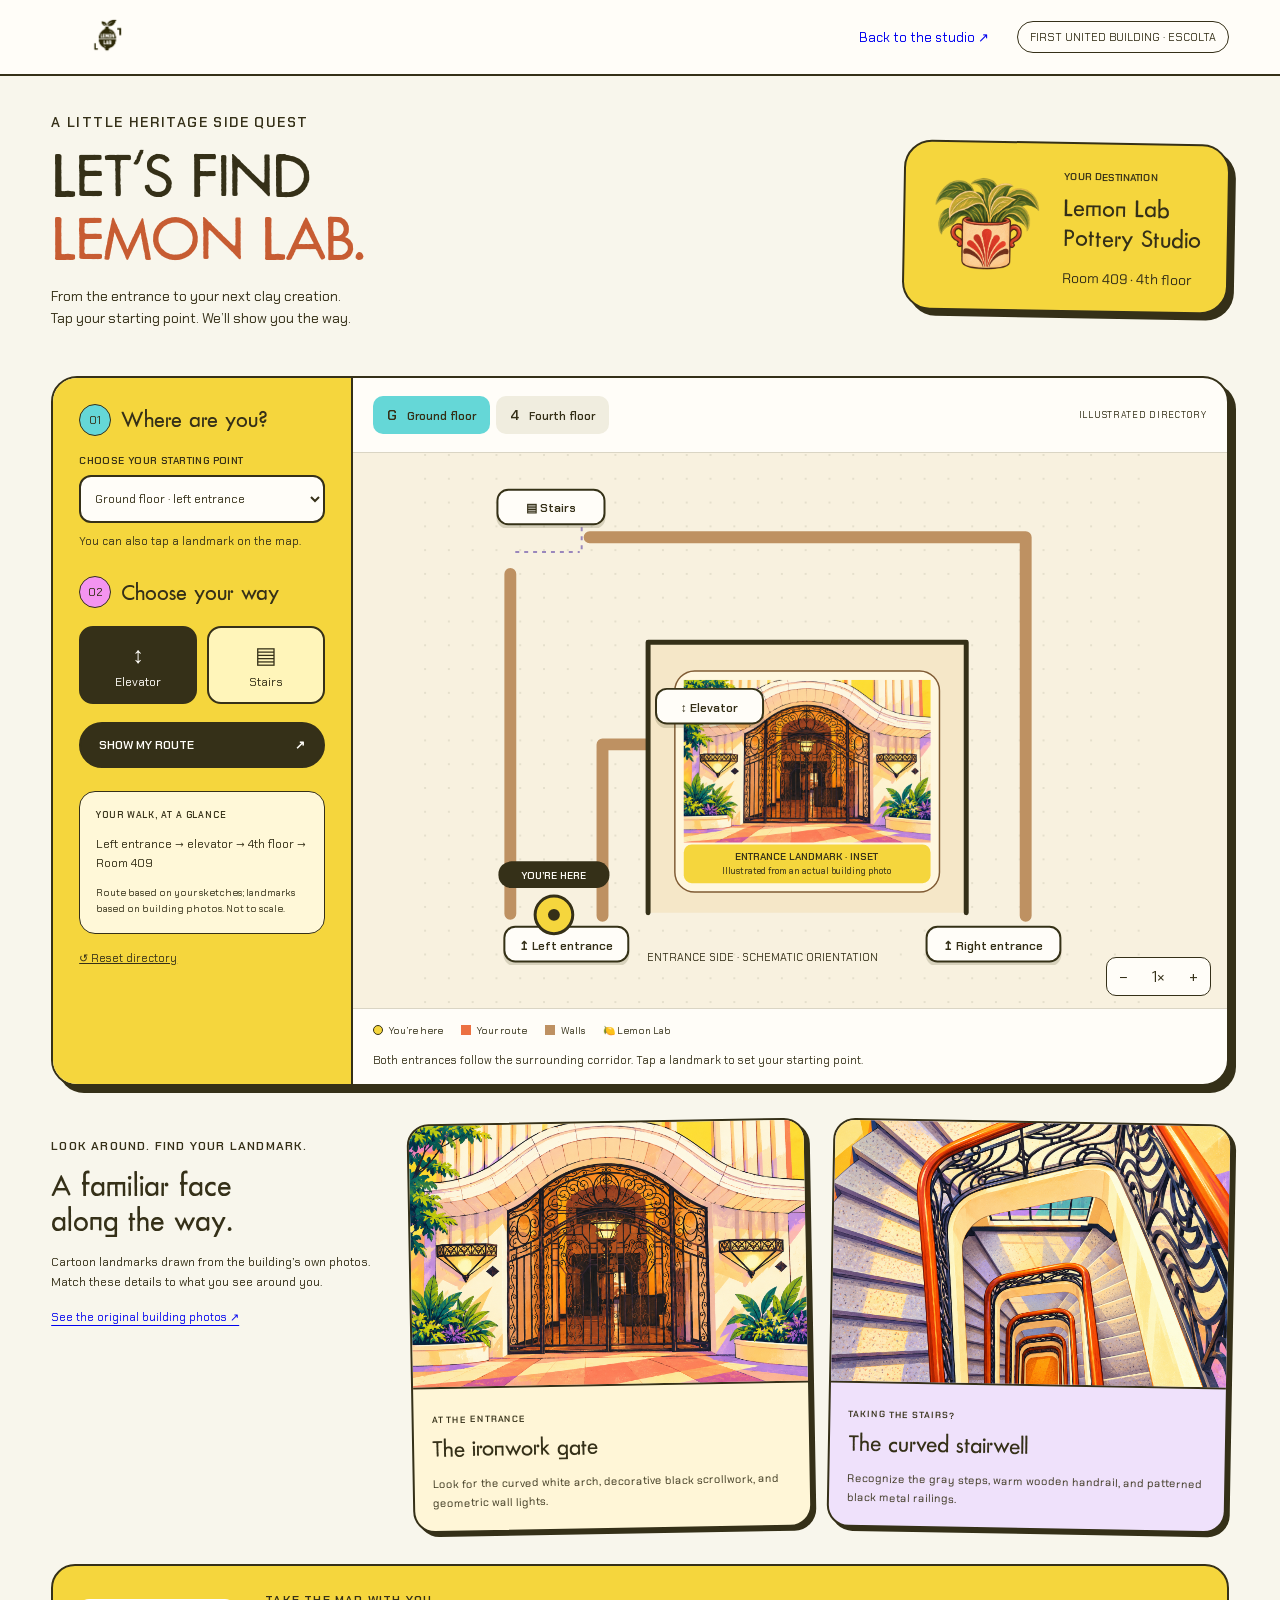
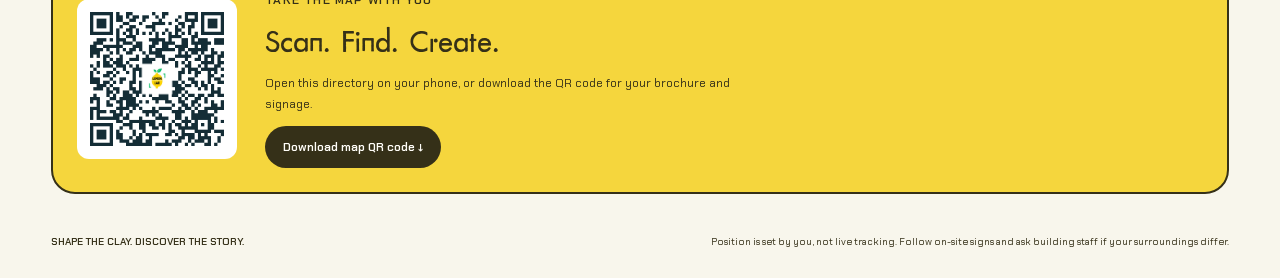
<file: map/index.html>
<!doctype html>
<html lang="en"><head><meta charset="utf-8"><meta name="viewport" content="width=device-width,initial-scale=1"><meta name="theme-color" content="#f5d63d"><title>Find Lemon Lab | Interactive Building Directory</title><link rel="icon" href="../assets/lemon-lab-favicon-transparent.png"><link rel="stylesheet" href="map.css"></head>
<body><header><a class="brand" href="../"><img src="../assets/lemon-lab-logo-dark-transparent.png" alt="Lemon Lab"></a><a href="../">Back to the studio ↗</a><span class="tag">FIRST UNITED BUILDING · ESCOLTA</span></header>
<main><section class="intro"><div><p class="eyebrow">A LITTLE HERITAGE SIDE QUEST</p><h1>LET’S FIND<br><span>LEMON LAB.</span></h1><p>From the entrance to your next clay creation.<br>Tap your starting point. We’ll show you the way.</p></div><div class="destination"><img src="../assets/illustrations/fan-pattern-planter-individual.png" alt="Illustrated cream ceramic planter with a terracotta fan pattern and green foliage"><div><span>YOUR DESTINATION</span><h2>Lemon Lab<br>Pottery Studio</h2><p>Room 409 · 4th floor</p></div></div></section>
<section class="directory" aria-label="Interactive building directory"><aside><div class="side-title"><span class="number">01</span><h2>Where are you?</h2></div><label for="start">CHOOSE YOUR STARTING POINT</label><select id="start"><option value="left">Ground floor · left entrance</option><option value="right">Ground floor · right entrance</option><option value="lift">Ground floor · elevator</option><option value="stairs">Ground floor · stairs</option><option value="fourth">4th floor · elevator corridor</option></select><p class="hint">You can also tap a landmark on the map.</p><div class="side-title"><span class="number pink">02</span><h2>Choose your way</h2></div><div class="mode" role="group" aria-label="Choose stairs or elevator"><button id="elevator" class="selected" aria-pressed="true">↕<span>Elevator</span></button><button id="stairmode" aria-pressed="false">▤<span>Stairs</span></button></div><button id="begin" class="primary">SHOW MY ROUTE <span>↗</span></button><div class="route-card"><p id="route-label" class="eyebrow">YOUR WALK, AT A GLANCE</p><p id="summary">Left entrance → elevator → 4th floor → Room 409</p><p class="small">Route based on your sketches; landmarks based on building photos. Not to scale.</p></div><button id="reset" class="reset">↺ Reset directory</button></aside>
<div class="map-area"><div class="map-toolbar"><div class="floor-tabs" role="group" aria-label="View floor"><button id="ground" class="selected" aria-pressed="true">G <span>Ground floor</span></button><button id="upper" aria-pressed="false">4 <span>Fourth floor</span></button></div><span class="map-badge">ILLUSTRATED DIRECTORY</span></div><div class="map-viewport"><svg id="map" viewBox="0 0 740 560" aria-label="Ground floor schematic map" role="group"><defs><pattern id="dots" width="24" height="24" patternUnits="userSpaceOnUse"><circle cx="2" cy="2" r="1" fill="#dfdac6"/></pattern><filter id="shadow"><feDropShadow dx="0" dy="4" stdDeviation="0" flood-color="#353018" flood-opacity=".16"/></filter></defs><rect width="740" height="560" fill="url(#dots)"/><g id="scene"></g><path id="route" fill="none" stroke="#ec7142" stroke-width="10" stroke-linecap="round" stroke-linejoin="round"/><g id="landmarks"></g><g id="position"><circle r="19" fill="#f5d63d" stroke="#353018" stroke-width="3"/><circle r="6" fill="#353018"/><rect x="-56" y="-54" width="112" height="27" rx="13" fill="#353018"/><text x="0" y="-36" text-anchor="middle" fill="#fffdf8" class="you-label">YOU’RE HERE</text></g></svg><div class="zoom-controls"><button id="zoomout" aria-label="Zoom out">−</button><button id="zoomreset" aria-label="Reset zoom">1×</button><button id="zoomin" aria-label="Zoom in">+</button></div></div><div class="legend"><span><i class="here"></i>You’re here</span><span><i class="line"></i>Your route</span><span><i class="wall"></i>Walls</span><span>🍋 Lemon Lab</span></div><div class="map-note" id="map-note">Choose an entrance or tap a landmark to place your marker.</div></div></section>
<section class="walk" id="walk" hidden aria-label="Route instructions"><div class="step-heading"><p class="eyebrow">FOLLOW YOUR CLAY TRAIL</p><h2 id="step-title">Ready to go?</h2></div><div class="step-copy"><span id="step-count"></span><p id="step-text" aria-live="polite"></p><div class="step-buttons"><button id="previous">← Back</button><button id="next" class="primary">Next step →</button></div></div><ol id="steps"></ol></section><section class="landmark-guide" aria-label="Recognize the real building"><div class="landmark-intro"><p class="eyebrow">LOOK AROUND. FIND YOUR LANDMARK.</p><h2>A familiar face<br/>along the way.</h2><p>Cartoon landmarks drawn from the building’s own photos. Match these details to what you see around you.</p><a href="https://firstunitedbuilding.com/" target="_blank" rel="noopener noreferrer">See the original building photos ↗</a></div><article><img src="assets/entrance-cartoon.png" alt="Cartoon of the actual ornate black iron gate and white arched entrance of the First United Building"><div><span>AT THE ENTRANCE</span><h3>The ironwork gate</h3><p>Look for the curved white arch, decorative black scrollwork, and geometric wall lights.</p></div></article><article><img src="assets/stairwell-cartoon.png" alt="Cartoon of the actual curved First United Building stairwell with wooden handrails and black decorative railings"><div><span>TAKING THE STAIRS?</span><h3>The curved stairwell</h3><p>Recognize the gray steps, warm wooden handrail, and patterned black metal railings.</p></div></article></section><section class="qr-share" aria-label="Map QR code"><img src="assets/lemon-lab-map-qr.png" alt="QR code with the original Lemon Lab logo linking to this interactive studio map" width="1568" height="1568"><div><p class="eyebrow">TAKE THE MAP WITH YOU</p><h2>Scan. Find. Create.</h2><p>Open this directory on your phone, or download the QR code for your brochure and signage.</p><a class="primary" href="assets/lemon-lab-map-qr.png" download="lemon-lab-map-qr.png">Download map QR code ↓</a></div></section><footer><span>SHAPE THE CLAY. DISCOVER THE STORY.</span><p>Position is set by you, not live tracking. Follow on-site signs and ask building staff if your surroundings differ.</p></footer></main><script src="map.js?v=3"></script></body></html>
</file>
<file: css/styles.css>
@font-face {
  font-family: "Formera";
  src: url("../assets/fonts/formera-400-normal.woff2") format("woff2");
  font-style: normal;
  font-weight: 400;
  font-display: swap;
}

@font-face {
  font-family: "Chakra Petch";
  src: url("../assets/fonts/chakra-petch-400-normal.ttf") format("truetype");
  font-style: normal;
  font-weight: 400;
  font-display: swap;
}

@font-face {
  font-family: "Chakra Petch";
  src: url("../assets/fonts/chakra-petch-600-normal.ttf") format("truetype");
  font-style: normal;
  font-weight: 600;
  font-display: swap;
}

:root {
  --yellow: #f5d63d;
  --navy: #353018;
  --cream: #f8f6ec;
  --terracotta: #ff884d;
  --pink: #f494f0;
  --green: #cccc99;
  --blue: #65d7d7;
  --purple: #ad85ff;
  --brown: #5d473c;
  --coral: #ff3d3d;
  --white: #fffdf8;
  --ink: #353018;
  --border: 2px solid var(--navy);
  --shadow: 7px 7px 0 var(--navy);
  --radius: 24px;
  --display: "Formera", "Trebuchet MS", system-ui, sans-serif;
  --body: "Chakra Petch", "Segoe UI", system-ui, sans-serif;
}

* { box-sizing: border-box; }
html { scroll-behavior: smooth; overflow-x: hidden; }
body {
  margin: 0;
  color: var(--ink);
  background: var(--cream);
  font-family: var(--body);
  font-size: 1rem;
  line-height: 1.65;
  overflow-x: hidden;
}
img { display: block; max-width: 100%; }
a { color: inherit; }
button, summary { font: inherit; }
::selection { color: var(--navy); background: var(--yellow); }

.shell { width: min(1160px, calc(100% - 40px)); margin-inline: auto; }
.section { padding: 108px 0; position: relative; }
.sr-only {
  position: absolute; width: 1px; height: 1px; padding: 0; margin: -1px;
  overflow: hidden; clip: rect(0, 0, 0, 0); white-space: nowrap; border: 0;
}
.skip-link {
  position: fixed; left: 18px; top: -100px; z-index: 1000;
  background: var(--navy); color: white; padding: 12px 18px; border-radius: 10px;
}
.skip-link:focus { top: 18px; }

h1, h2, h3, p { margin-top: 0; }
h1, h2, h3, .brand, .eyebrow { font-family: var(--display); }
h1 { font-size: clamp(3.3rem, 8vw, 7.4rem); line-height: .86; letter-spacing: -.065em; text-transform: uppercase; margin-bottom: 28px; }
h1 span { color: var(--terracotta); }
h2 { font-size: clamp(2.35rem, 5vw, 4.4rem); line-height: 1.02; letter-spacing: -.045em; margin-bottom: 22px; }
h3 { line-height: 1.15; letter-spacing: -.025em; }
.eyebrow { display: flex; align-items: center; gap: 10px; color: var(--terracotta); font-size: .78rem; font-weight: 900; letter-spacing: .16em; text-transform: uppercase; margin-bottom: 20px; }
.eyebrow::before { content: ""; width: 34px; height: 4px; border-radius: 9px; background: currentColor; }
.lead { font-size: clamp(1.2rem, 2vw, 1.5rem); line-height: 1.5; font-weight: 700; color: var(--navy); }

.site-header {
  position: fixed; inset: 0 0 auto; z-index: 100;
  background: color-mix(in srgb, var(--cream) 92%, transparent);
  border-bottom: 1px solid rgba(35, 48, 68, .18);
  backdrop-filter: blur(14px);
}
.nav { height: 78px; display: flex; align-items: center; justify-content: space-between; }
.brand { display: inline-flex; align-items: center; gap: 10px; color: var(--navy); text-decoration: none; font-size: 1.13rem; font-weight: 900; letter-spacing: -.02em; }
.brand-mark {
  display: grid; place-items: center; width: 43px; height: 43px;
  overflow: hidden; border: 2px solid var(--navy); border-radius: 11px;
  color: var(--navy); background: white; transform: rotate(-5deg);
}
.brand-mark img { width: 100%; height: 100%; object-fit: contain; transform: rotate(5deg) scale(1.18); }
.nav-menu { display: flex; align-items: center; gap: 26px; }
.nav-menu > a { color: var(--navy); text-decoration: none; font-size: .9rem; font-weight: 800; }
.nav-menu > a:not(.button):hover, .nav-menu > a:not(.button):focus-visible { color: var(--terracotta); }
.nav-toggle { display: none; border: 0; background: none; padding: 8px; }
.nav-toggle span:not(.sr-only) { display: block; width: 26px; height: 3px; margin: 4px; border-radius: 3px; background: var(--navy); transition: .2s; }

.button {
  display: inline-flex; align-items: center; justify-content: center; gap: 8px;
  padding: 14px 21px; border: var(--border); border-radius: 999px;
  background: var(--yellow); color: var(--navy); text-decoration: none; font-weight: 900;
  box-shadow: 4px 4px 0 var(--navy); transition: transform .2s, box-shadow .2s;
}
.button:hover, .button:focus-visible { transform: translate(3px, 3px); box-shadow: 1px 1px 0 var(--navy); }
.button-small { padding: 9px 15px; box-shadow: none; }
.text-link { display: inline-flex; gap: 8px; align-items: center; color: var(--navy); font-weight: 900; text-underline-offset: 5px; }
.text-link:hover span { transform: translateX(4px); }
.text-link span { transition: transform .2s; }
.text-link.light { color: var(--yellow); }

.hero { min-height: 790px; padding-top: 150px; padding-bottom: 0; display: grid; align-items: center; background: var(--cream); isolation: isolate; }
.hero-grid { display: grid; grid-template-columns: 1.03fr .97fr; gap: 50px; align-items: center; padding-bottom: 80px; }
.hero-slogan { display: inline-block; color: var(--navy); background: var(--yellow); border: var(--border); padding: 8px 14px; border-radius: 12px; font-size: clamp(1.2rem, 2.2vw, 1.7rem); font-weight: 900; transform: rotate(-1deg); }
.hero-slogan em { font-style: normal; color: var(--terracotta); }
.hero-intro { max-width: 650px; font-size: 1.08rem; }
.hero-actions { display: flex; gap: 23px; align-items: center; flex-wrap: wrap; margin-top: 30px; }
.hero-art { position: relative; }
.hero-art img { width: 100%; filter: drop-shadow(10px 14px 0 rgba(35, 48, 68, .12)); }
.art-label { position: absolute; display: block; padding: 7px 12px; border: var(--border); background: var(--white); border-radius: 999px; font-family: var(--display); font-size: .72rem; font-weight: 900; letter-spacing: .08em; }
.art-label-top { top: 8%; right: -1%; transform: rotate(5deg); }
.art-label-bottom { left: 0; bottom: 12%; transform: rotate(-4deg); background: var(--pink); }
.hero-blob { position: absolute; z-index: -1; border-radius: 50%; opacity: .55; filter: blur(1px); }
.hero-blob-one { width: 260px; height: 260px; background: var(--pink); top: 15%; left: -170px; }
.hero-blob-two { width: 220px; height: 220px; background: var(--blue); right: -150px; bottom: 20%; }
.marquee { overflow: hidden; border-block: var(--border); background: var(--yellow); color: var(--navy); padding: 10px 0; font-family: var(--display); font-size: .85rem; letter-spacing: .18em; white-space: nowrap; }
.marquee div { width: max-content; animation: ticker 18s linear infinite; }
@keyframes ticker { to { transform: translateX(-50%); } }

.about { background: var(--white); }
.two-column { display: grid; grid-template-columns: .9fr 1.1fr; gap: 90px; align-items: start; }
.section-heading > p:not(.eyebrow) { max-width: 720px; }
.section-heading.centered { text-align: center; max-width: 790px; margin: 0 auto 52px; }
.section-heading.centered .eyebrow { justify-content: center; }
.section-heading.centered > p { margin-inline: auto; }
.about-copy > p { max-width: 690px; }
.mini-facts { display: grid; grid-template-columns: repeat(3, 1fr); gap: 12px; margin-top: 36px; }
.mini-facts div { padding: 17px 14px; border: 2px solid rgba(35, 48, 68, .18); border-radius: 16px; background: var(--cream); }
.mini-facts strong, .mini-facts span { display: block; }
.mini-facts strong { color: var(--terracotta); font-family: var(--display); }
.mini-facts span { font-size: .78rem; line-height: 1.35; margin-top: 4px; }

.heritage { background: var(--yellow); }
.heritage-card { position: relative; min-height: 520px; display: grid; grid-template-columns: .38fr .62fr; overflow: hidden; color: white; background: var(--navy); border: var(--border); border-radius: 34px; box-shadow: 10px 10px 0 var(--terracotta); }
.heritage-number { align-self: stretch; display: grid; place-items: center; color: var(--yellow); background: var(--terracotta); font-family: var(--display); font-size: clamp(5rem, 12vw, 10rem); line-height: 1; letter-spacing: -.08em; writing-mode: vertical-rl; transform: rotate(180deg); }
.heritage-content { position: relative; z-index: 2; padding: 62px; }
.heritage-content .eyebrow { color: var(--yellow); }
.heritage-content h2 { margin-bottom: 3px; }
.heritage-content .aka { color: var(--pink); font-weight: 900; margin-bottom: 28px; }
.heritage-content blockquote { margin: 28px 0; padding-left: 22px; border-left: 5px solid var(--yellow); font-size: 1.1rem; font-weight: 700; }
.deco-window { position: absolute; right: -52px; bottom: -45px; display: grid; grid-template-columns: repeat(3, 84px); gap: 12px; opacity: .13; transform: rotate(-4deg); }
.deco-window span { height: 190px; border: 9px solid var(--cream); border-radius: 45px 45px 0 0; }
.story-steps { display: grid; grid-template-columns: repeat(3, 1fr); margin-top: 56px; border-top: var(--border); }
.story-step { position: relative; padding: 36px 30px 0 0; }
.story-step:not(:last-child) { border-right: var(--border); margin-right: 30px; }
.step-number { display: inline-grid; place-items: center; width: 41px; height: 41px; border: var(--border); border-radius: 50%; background: var(--white); font-family: var(--display); font-weight: 900; }
.story-step h3 { font-size: 1.35rem; margin: 18px 0 8px; }
.story-step p { margin-bottom: 0; }

.classes { background: var(--cream); }
.accordion-grid { display: grid; grid-template-columns: repeat(2, 1fr); gap: 18px; align-items: start; }
.class-card { border: var(--border); border-radius: 20px; background: var(--white); box-shadow: 4px 4px 0 rgba(35, 48, 68, .95); overflow: hidden; transition: transform .2s, box-shadow .2s; }
.class-card[open] { box-shadow: 7px 7px 0 var(--terracotta); transform: translate(-2px, -2px); }
.class-card-wide { grid-column: 1 / -1; }
.class-card summary { display: grid; grid-template-columns: 57px 1fr 28px; gap: 17px; align-items: center; padding: 20px; cursor: pointer; list-style: none; color: var(--navy); font-family: var(--display); font-size: 1.05rem; font-weight: 900; }
.class-card summary::-webkit-details-marker { display: none; }
.class-card summary small { display: block; color: var(--terracotta); font-family: var(--body); font-size: .72rem; letter-spacing: .08em; text-transform: uppercase; margin-bottom: 2px; }
.class-icon { display: grid; place-items: center; width: 57px; height: 57px; border: 2px solid var(--navy); border-radius: 17px; background: var(--terracotta); color: white; font-size: 1.7rem; }
.class-icon.blue { background: var(--blue); color: var(--navy); }
.class-icon.pink { background: var(--pink); color: var(--navy); }
.class-icon.green { background: var(--green); color: var(--navy); }
.class-icon.yellow { background: var(--yellow); color: var(--navy); }
.class-icon.purple { background: var(--purple); color: var(--navy); }
.class-icon.navy { background: var(--navy); color: var(--yellow); }
.plus { position: relative; width: 24px; height: 24px; }
.plus::before, .plus::after { content: ""; position: absolute; inset: 50% auto auto 50%; width: 18px; height: 2px; background: var(--navy); transform: translate(-50%, -50%); }
.plus::after { transform: translate(-50%, -50%) rotate(90deg); transition: transform .2s; }
.class-card[open] .plus::after { transform: translate(-50%, -50%) rotate(0); }
.class-details { padding: 0 26px 24px 94px; }
.class-details a { color: var(--terracotta); font-weight: 900; text-underline-offset: 4px; }

.concepts { background: var(--white); }
.concept-grid { display: grid; grid-template-columns: repeat(6, 1fr); gap: 18px; margin-top: 45px; }
.concept-card { grid-column: span 2; padding: 18px 18px 24px; border: var(--border); border-radius: 22px; background: var(--cream); }

.concept-card h3 { font-size: 1.25rem; margin: 8px 0; }
.concept-card > p:last-child { font-size: .9rem; line-height: 1.5; margin: 0; }
.concept-art { position: relative; height: 190px; overflow: hidden; border: var(--border); border-radius: 15px; background: var(--yellow); }
.tile-art { display: grid; grid-template-columns: repeat(2, 54px); grid-template-rows: repeat(2, 54px); gap: 8px; place-content: center; background: var(--terracotta); }
.tile-art span { border: 7px double var(--navy); background: var(--yellow); transform: rotate(45deg); }
.mug-art { display: grid; place-items: center; background: var(--blue); }
.mug-art::before { content: ""; width: 83px; height: 95px; border: var(--border); border-radius: 10px 10px 25px 25px; background: var(--cream); box-shadow: inset 0 -20px 0 var(--pink); }
.mug-art::after { content: ""; position: absolute; left: calc(50% + 34px); width: 41px; height: 50px; border: 9px solid var(--navy); border-left: 0; border-radius: 0 25px 25px 0; }
.mug-art span { position: absolute; width: 45px; height: 8px; border-radius: 50%; background: var(--terracotta); }
.building-art { display: flex; justify-content: center; align-items: end; gap: 8px; background: var(--pink); }
.building-art::before { content: ""; position: absolute; width: 126px; height: 142px; bottom: 0; border: var(--border); background: var(--terracotta); clip-path: polygon(10% 12%, 90% 0, 100% 100%, 0 100%); }
.building-art span { z-index: 1; width: 18px; height: 76px; margin-bottom: 21px; border: 2px solid var(--navy); border-radius: 10px 10px 0 0; background: var(--yellow); }
.dish-art { display: grid; place-items: center; background: var(--green); }
.dish-art::before { content: ""; width: 135px; height: 95px; border: 5px solid var(--navy); border-radius: 50%; background: var(--cream); box-shadow: inset 0 0 0 13px var(--yellow); }
.dish-art span { position: absolute; color: var(--terracotta); font-size: 2rem; }
.vessel-art { display: grid; place-items: center; background: var(--purple); }
.vessel-art::before { content: ""; width: 115px; height: 145px; border: var(--border); border-radius: 24px 24px 48px 48px; background: var(--yellow); clip-path: polygon(25% 0, 75% 0, 78% 16%, 100% 42%, 88% 100%, 12% 100%, 0 42%, 22% 16%); }
.vessel-art span { position: absolute; width: 115px; height: 28px; border-block: 5px solid var(--navy); background: var(--terracotta); }

.concept-illustration {
  display: grid;
  grid-template-columns: 1fr;
  grid-template-rows: 1fr;
  place-items: center;
  height: auto;
  aspect-ratio: 1;
  padding: 14px;
}
.concept-illustration::before, .concept-illustration::after { content: none; display: none; }
.concept-illustration img {
  width: 100%;
  height: 100%;
  object-fit: contain;
  filter: drop-shadow(5px 7px 0 rgba(53, 48, 24, .16));
  transition: transform .3s ease, filter .3s ease;
}
.concept-card:hover .concept-illustration img {
  filter: drop-shadow(8px 10px 0 rgba(53, 48, 24, .13));
  transform: translateY(-6px) rotate(-1.5deg) scale(1.03);
}

.interpretation { color: white; background: var(--navy); }
.interpretation-grid { display: grid; grid-template-columns: .8fr 1.2fr; gap: 90px; align-items: center; }
.qr-card { display: grid; place-items: center; padding: 48px; border: 3px solid var(--yellow); border-radius: 32px; background: var(--white); color: var(--navy); box-shadow: 12px 12px 0 var(--terracotta); transform: rotate(-2deg); }
.qr-card > p { margin: 25px 0 0; font-family: var(--display); font-size: .74rem; letter-spacing: .13em; text-align: center; }
.qr-visual { width: min(260px, 100%); aspect-ratio: 1; display: grid; grid-template-columns: repeat(3, 1fr); gap: 12px; padding: 13px; border: 9px solid var(--navy); }
.qr-visual span { border: 8px solid var(--navy); }
.qr-visual span:nth-child(2), .qr-visual span:nth-child(4), .qr-visual span:nth-child(6), .qr-visual span:nth-child(8) { border-width: 0; background: var(--navy); transform: scale(.55); }
.interpretation-copy .eyebrow { color: var(--yellow); }
.check-list { display: grid; grid-template-columns: repeat(2, 1fr); gap: 12px 24px; list-style: none; padding: 0; margin: 30px 0; }
.check-list li { position: relative; padding-left: 31px; }
.check-list li::before { content: "✓"; position: absolute; left: 0; top: 1px; display: grid; place-items: center; width: 21px; height: 21px; border-radius: 50%; background: var(--yellow); color: var(--navy); font-size: .73rem; font-weight: 900; }
.fine-print { color: #cbd1d8; font-size: .85rem; }

.signage { background: var(--pink); }
.signage-grid { display: grid; grid-template-columns: 1fr 1fr; gap: 90px; align-items: center; }
.sign-preview { position: relative; padding: 58px 45px 48px; color: var(--cream); background: var(--terracotta); border: 8px double var(--navy); border-radius: 7px; box-shadow: 14px 14px 0 var(--navy); text-align: center; transform: rotate(-1.5deg); }
.sign-preview p { margin: 10px 0 0; font-family: var(--display); font-size: 1.35rem; }
.sign-preview h2 { margin: -2px 0 23px; color: var(--yellow); font-size: clamp(2.5rem, 5vw, 4.7rem); text-transform: uppercase; }
.sign-preview blockquote { margin: 0 0 25px; font-family: Georgia, serif; font-size: 1.25rem; font-style: italic; }
.sign-footer { font-size: .71rem; font-weight: 900; letter-spacing: .13em; text-transform: uppercase; }
.sign-lemon { display: grid; place-items: center; width: 94px; height: 88px; margin: 0 auto; overflow: hidden; border: 3px solid var(--navy); border-radius: 18px; background: white; transform: rotate(-5deg); }
.sign-lemon img { width: 100%; height: 100%; object-fit: contain; transform: rotate(5deg) scale(1.12); }
.sign-screw { position: absolute; width: 12px; height: 12px; border-radius: 50%; background: var(--navy); }
.sign-screw-one { top: 14px; left: 14px; }
.sign-screw-two { right: 14px; bottom: 14px; }
.care-note { display: grid; grid-template-columns: 42px 1fr; gap: 15px; align-items: start; margin-top: 32px; padding: 18px; border: var(--border); border-radius: 17px; background: var(--cream); }
.care-note > span { display: grid; place-items: center; width: 42px; height: 42px; border-radius: 50%; background: var(--yellow); border: 2px solid var(--navy); font-family: var(--display); font-weight: 900; }
.care-note p { margin: 0; font-size: .9rem; }

.contact { background: var(--cream); }
.contact-panel { display: grid; grid-template-columns: .85fr 1.15fr; gap: 70px; padding: 64px; border: var(--border); border-radius: 32px; background: var(--yellow); box-shadow: 10px 10px 0 var(--terracotta); }
.contact-heading p:last-child { max-width: 420px; }
.contact-list { font-style: normal; }
.contact-list a { display: grid; grid-template-columns: 100px 1fr 20px; gap: 18px; align-items: baseline; padding: 16px 0; border-bottom: 2px solid rgba(35, 48, 68, .27); color: var(--navy); text-decoration: none; overflow-wrap: anywhere; }
.contact-list a:first-child { border-top: 2px solid rgba(35, 48, 68, .27); }
.contact-list a:hover { color: var(--terracotta); }
.contact-list span { font-size: .75rem; font-weight: 900; letter-spacing: .1em; text-transform: uppercase; }

.sources { padding: 55px 0; background: var(--white); }
.sources-grid { display: grid; grid-template-columns: .55fr 1.45fr; gap: 70px; }
.sources h2 { font-size: 1.45rem; }
.sources p { font-size: .86rem; }
.source-links { display: flex; flex-wrap: wrap; gap: 18px; }
.source-links a { color: var(--terracotta); font-size: .82rem; font-weight: 900; }
.site-footer { padding: 35px 0; color: white; background: var(--navy); }
.footer-inner { display: flex; justify-content: space-between; align-items: center; gap: 25px; }
.footer-inner p { margin: 0; color: #d7dce2; font-size: .78rem; }
.footer-brand { color: white; }
.site-editor-link {
  position: fixed; right: 22px; bottom: 22px; z-index: 90;
  display: inline-flex; align-items: center; gap: 9px;
  padding: 11px 17px; border: 2px solid var(--yellow); border-radius: 999px;
  color: white; background: var(--navy); box-shadow: 4px 4px 0 var(--terracotta);
  font-family: var(--display); font-size: .82rem; font-weight: 900; text-decoration: none;
  transition: transform .2s, box-shadow .2s, background .2s, color .2s;
}
.site-editor-link span { color: var(--yellow); font-size: 1.1rem; }
.site-editor-link:hover, .site-editor-link:focus-visible {
  color: var(--navy); background: var(--yellow); box-shadow: 1px 1px 0 var(--terracotta); transform: translate(3px, 3px);
}
.site-editor-link:hover span, .site-editor-link:focus-visible span { color: var(--navy); }

.reveal { opacity: 0; transform: translateY(24px); transition: opacity .7s ease, transform .7s ease; }
.reveal.is-visible { opacity: 1; transform: translateY(0); }

@media (prefers-reduced-motion: reduce) {
  *, *::before, *::after { scroll-behavior: auto !important; animation-duration: .01ms !important; animation-iteration-count: 1 !important; transition-duration: .01ms !important; }
  .reveal { opacity: 1; transform: none; }
}

@media (max-width: 900px) {
  .nav-toggle { display: block; position: relative; z-index: 3; cursor: pointer; }
  .nav-toggle[aria-expanded="true"] span:nth-child(2) { transform: translateY(7px) rotate(45deg); }
  .nav-toggle[aria-expanded="true"] span:nth-child(3) { opacity: 0; }
  .nav-toggle[aria-expanded="true"] span:nth-child(4) { transform: translateY(-7px) rotate(-45deg); }
  .nav-menu { position: fixed; inset: 0; display: flex; flex-direction: column; justify-content: center; background: var(--yellow); transform: translateX(100%); transition: transform .3s ease; }
  .nav-menu.is-open { transform: translateX(0); }
  .nav-menu > a { font-size: 1.35rem; }
  .hero { min-height: auto; }
  .hero-grid, .two-column, .interpretation-grid, .signage-grid, .contact-panel { grid-template-columns: 1fr; }
  .hero-grid { gap: 30px; }
  .hero-copy { max-width: 700px; }
  .hero-art { width: min(610px, 100%); margin: 0 auto; }
  .two-column, .interpretation-grid, .signage-grid { gap: 52px; }
  .heritage-card { grid-template-columns: 130px 1fr; }
  .heritage-number { font-size: 6.5rem; }
  .heritage-content { padding: 45px; }
  .concept-grid { grid-template-columns: repeat(2, 1fr); }
  .concept-card { grid-column: auto !important; }
  .contact-panel { gap: 30px; padding: 45px; }
}

@media (max-width: 650px) {
  .shell { width: min(100% - 28px, 1160px); }
  .section { padding: 76px 0; }
  .nav { height: 68px; }
  h1 { font-size: clamp(3rem, 16vw, 5.3rem); }
  h2 { font-size: clamp(2.15rem, 11vw, 3.4rem); }
  .hero { padding-top: 118px; }
  .hero-grid { padding-bottom: 58px; }
  .art-label-top { right: 0; }
  .mini-facts { grid-template-columns: 1fr; }
  .heritage-card { display: block; }
  .heritage-number { writing-mode: initial; transform: none; padding: 25px 20px 10px; justify-content: start; }
  .heritage-content { padding: 28px 25px 40px; }
  .story-steps { grid-template-columns: 1fr; }
  .story-step:not(:last-child) { border-right: 0; border-bottom: var(--border); margin-right: 0; padding-bottom: 28px; }
  .story-step { padding-right: 0; }
  .accordion-grid, .concept-grid { grid-template-columns: 1fr; }
  .class-card-wide { grid-column: auto; }
  .class-card summary { grid-template-columns: 50px 1fr 22px; gap: 12px; padding: 16px; font-size: .96rem; }
  .class-icon { width: 50px; height: 50px; }
  .class-details { padding: 0 20px 22px; }
  .concept-art { height: 220px; }
  .qr-card { padding: 30px; }
  .check-list { grid-template-columns: 1fr; }
  .sign-preview { padding-inline: 28px; }
  .contact-panel { padding: 30px 22px; }
  .contact-list a { grid-template-columns: 1fr 20px; gap: 4px 10px; }
  .contact-list a span { grid-column: 1 / -1; }
  .contact-list a b { grid-row: 2; grid-column: 2; }
  .sources-grid { grid-template-columns: 1fr; gap: 10px; }
  .footer-inner { flex-direction: column; text-align: center; }
  .site-editor-link { right: 14px; bottom: 14px; padding: 9px 14px; }
}

/* Reference-inspired Lemon Lab layout */
.hero {
  display: block;
  min-height: 0;
  padding: 78px 0 0;
  background: var(--yellow);
}

.hero-title {
  min-height: calc(100svh - 78px);
  display: flex;
  flex-direction: column;
  justify-content: space-between;
  padding: clamp(44px, 6vw, 88px) clamp(22px, 5vw, 78px) clamp(30px, 4vw, 60px);
  color: var(--navy);
}

.hero-title > p {
  margin: 0;
  font-weight: 600;
  letter-spacing: .08em;
  text-transform: uppercase;
}

.hero-title h1 {
  max-width: 1200px;
  margin: 20px 0 36px;
  font-size: clamp(4.2rem, 10.8vw, 11.5rem);
  font-weight: 400;
  line-height: .78;
  letter-spacing: -.035em;
  text-transform: uppercase;
}

.hero-title-footer {
  display: flex;
  justify-content: space-between;
  align-items: end;
  gap: 28px;
  border-top: 2px solid currentColor;
  padding-top: 18px;
}

.hero-title-footer p {
  margin: 0;
  font-family: var(--display);
  font-size: clamp(1.55rem, 2.4vw, 2.6rem);
  line-height: .95;
}

.hero-title-footer a {
  color: inherit;
  font-weight: 600;
  text-underline-offset: 5px;
}

.portal-grid {
  display: grid;
  grid-template-columns: repeat(4, minmax(0, 1fr));
  min-height: 790px;
  color: var(--navy);
}

.portal {
  min-width: 0;
  display: grid;
  grid-template-rows: auto 1fr auto;
  gap: clamp(24px, 3vw, 50px);
  align-items: center;
  padding: clamp(28px, 4vw, 54px) clamp(18px, 2.5vw, 42px) clamp(34px, 4vw, 62px);
  color: inherit;
  text-align: center;
  text-decoration: none;
  border-right: 2px solid rgba(255, 255, 255, .75);
}

.portal:last-child { border-right: 0; }
.portal-about { background: var(--pink); }
.portal-classes { background: var(--green); }
.portal-heritage { background: var(--purple); }
.portal-membership { background: var(--terracotta); }

.portal h2 {
  margin: 0;
  font-size: clamp(2.3rem, 3.5vw, 4.5rem);
  font-weight: 400;
  line-height: .9;
  letter-spacing: -.025em;
}

.portal:hover h2, .portal:focus-visible h2 {
  text-decoration: underline;
  text-decoration-thickness: 5px;
  text-underline-offset: 9px;
}

.portal-image {
  width: 100%;
  height: clamp(410px, 34vw, 600px);
  object-fit: cover;
  transition: transform .35s ease, filter .35s ease;
}

.portal:hover .portal-image, .portal:focus-visible .portal-image {
  transform: scale(.97) rotate(-1deg);
  filter: saturate(1.08);
}

.portal-shape-one { clip-path: polygon(5% 0, 95% 0, 96% 23%, 80% 23%, 100% 52%, 94% 100%, 6% 100%, 0 52%, 20% 23%, 4% 23%); }
.portal-shape-two { clip-path: polygon(12% 0, 88% 0, 83% 14%, 72% 25%, 92% 49%, 84% 100%, 16% 100%, 8% 49%, 28% 25%, 17% 14%); }
.portal-shape-three { clip-path: polygon(12% 0, 88% 0, 74% 13%, 88% 25%, 100% 50%, 84% 100%, 16% 100%, 0 50%, 12% 25%, 26% 13%); }
.portal-shape-four { clip-path: polygon(18% 0, 82% 0, 80% 15%, 68% 27%, 88% 25%, 100% 48%, 87% 100%, 13% 100%, 0 48%, 12% 25%, 32% 27%, 20% 15%); }

.portal > p {
  min-height: 3.3em;
  margin: 0;
  font-size: clamp(1rem, 1.25vw, 1.35rem);
  line-height: 1.4;
}

.marquee {
  padding: 12px 0;
  border-color: var(--navy);
  background: var(--yellow);
  font-family: var(--body);
}

.classes {
  padding: 0;
  background: var(--yellow);
}

.classes > .shell { width: 100%; max-width: none; }
.classes .section-heading {
  max-width: none;
  margin: 0;
  padding: clamp(70px, 8vw, 120px) clamp(22px, 6vw, 90px);
  background: var(--yellow);
}
.classes .section-heading h2 { font-size: clamp(3.6rem, 8vw, 8.5rem); font-weight: 400; }
.classes .section-heading > p:not(.eyebrow) { font-size: 1.05rem; }
.classes .eyebrow { color: var(--navy); }

.accordion-grid { display: block; }
.class-card, .class-card[open] {
  margin: 0;
  border: 0;
  border-top: 2px solid var(--cream);
  border-radius: 0;
  box-shadow: none;
  transform: none;
  background: var(--yellow);
}
.class-card:nth-child(2) { background: var(--purple); color: var(--yellow); }
.class-card:nth-child(3) { background: var(--green); color: #746b3e; }
.class-card:nth-child(4) { background: var(--terracotta); color: var(--brown); }
.class-card:nth-child(5) { background: var(--brown); color: var(--terracotta); }
.class-card:nth-child(6) { background: var(--pink); color: var(--coral); }
.class-card:nth-child(7) { background: var(--yellow); color: var(--navy); }

.class-card summary {
  grid-template-columns: 1fr 64px;
  gap: 24px;
  min-height: clamp(112px, 11vw, 176px);
  padding: 18px clamp(22px, 3vw, 56px);
  color: inherit;
  font-family: var(--display);
  font-size: clamp(2.15rem, 5.6vw, 6.3rem);
  font-weight: 400;
  line-height: .92;
  letter-spacing: -.02em;
}

.class-card summary .class-icon, .class-card summary small { display: none; }
.class-card .plus { width: 52px; height: 52px; }
.class-card .plus::before, .class-card .plus::after { width: 42px; height: 5px; background: currentColor; }
.class-details {
  padding: 0 clamp(80px, 12vw, 190px) clamp(34px, 5vw, 70px) clamp(22px, 3vw, 56px);
  font-size: clamp(1rem, 1.4vw, 1.25rem);
}
.class-details p { max-width: 760px; }
.class-details a { color: inherit; }

.about, .concepts, .sources { background: var(--cream); }
.heritage { background: var(--green); }
.interpretation { background: var(--brown); }
.signage { background: var(--pink); }
.contact { background: var(--terracotta); }
.heritage-card { box-shadow: none; border: 0; color: var(--cream); background: var(--brown); }
.heritage-number { color: var(--yellow); background: var(--terracotta); }
.contact-panel { box-shadow: none; border: 0; background: var(--yellow); }

@media (max-width: 1050px) {
  .portal-grid { grid-template-columns: repeat(2, minmax(0, 1fr)); }
  .portal { border-bottom: 2px solid rgba(255, 255, 255, .75); }
  .portal:nth-child(2) { border-right: 0; }
}

@media (max-width: 650px) {
  .hero { padding-top: 68px; }
  .hero-title { min-height: calc(82svh - 68px); padding-inline: 16px; }
  .hero-title h1 { font-size: clamp(3.8rem, 20vw, 6.4rem); line-height: .8; }
  .hero-title-footer { align-items: start; flex-direction: column; }
  .portal-grid { grid-template-columns: 1fr; }
  .portal { min-height: 720px; border-right: 0; }
  .portal-image { height: min(115vw, 540px); }
  .class-card summary { grid-template-columns: 1fr 42px; font-size: clamp(2.1rem, 12vw, 4rem); }
  .class-card .plus { width: 38px; height: 38px; }
  .class-card .plus::before, .class-card .plus::after { width: 30px; height: 4px; }
}

/* Heritage side quest additions */
.hero-title {
  min-height: auto;
  justify-content: flex-start;
}

.hero-title > .hero-badge {
  display: inline-flex;
  align-items: center;
  width: fit-content;
  padding: 8px 14px;
  border-radius: 999px;
  color: var(--yellow);
  background: var(--navy);
  font-size: .78rem;
  line-height: 1;
  letter-spacing: .06em;
}

.hero-feature {
  display: grid;
  grid-template-columns: minmax(0, 1fr) minmax(420px, .92fr);
  gap: clamp(42px, 7vw, 110px);
  align-items: center;
  margin-top: clamp(24px, 4vw, 54px);
}

.hero-feature-copy { min-width: 0; }

.hero-feature .hero-feature-copy h1 {
  margin: 0 0 28px;
  font-size: clamp(4.2rem, 6.7vw, 8rem);
  line-height: .82;
}

.hero-deck {
  max-width: 720px;
  margin: 0 0 28px;
  font-size: clamp(1rem, 1.35vw, 1.3rem);
  line-height: 1.55;
  letter-spacing: 0;
  text-transform: none;
}

.hero-campaign {
  margin: 0 0 7px;
  font-family: var(--display);
  font-size: clamp(1.35rem, 2vw, 2rem);
  letter-spacing: 0;
  text-transform: none;
}

.hero-tagline {
  margin: 0 0 24px;
  font-weight: 600;
  letter-spacing: 0;
  text-transform: none;
}

.hero-actions { display: flex; flex-wrap: wrap; gap: 12px; }

.hero-action {
  display: inline-flex;
  align-items: center;
  gap: 8px;
  padding: 12px 18px;
  border: 2px solid currentColor;
  border-radius: 999px;
  color: var(--navy);
  background: var(--cream);
  font-family: var(--display);
  font-weight: 600;
  text-decoration: none;
  transition: transform .2s ease, box-shadow .2s ease;
}

.hero-action-primary { color: var(--cream); background: var(--navy); }
.hero-action:hover, .hero-action:focus-visible { transform: translateY(-3px); box-shadow: 0 4px 0 var(--terracotta); }

.hero-feature-art { position: relative; min-width: 0; }
.hero-feature-art img {
  display: block;
  width: 100%;
  height: auto;
  max-height: 670px;
  object-fit: contain;
  transition: transform .35s ease;
}

.hero-feature-art:hover > img { transform: translateY(-3px); }

.hero-note {
  position: absolute;
  right: 3%;
  bottom: 13%;
  z-index: 2;
  width: min(270px, 49%);
  padding: clamp(16px, 2vw, 24px);
  border: 2px solid var(--navy);
  border-radius: 28px 28px 28px 5px;
  color: var(--navy);
  background: var(--pink);
  box-shadow: 7px 8px 0 rgba(53, 48, 24, .18);
  transform: rotate(2deg);
  transition: transform .28s ease, box-shadow .28s ease;
  cursor: default;
}

.hero-note:hover, .hero-note:focus-visible {
  outline: none;
  box-shadow: 12px 14px 0 rgba(53, 48, 24, .16);
  transform: translate(-7px, -9px) rotate(-1.5deg);
}

.hero-note strong, .hero-note span { display: block; }
.hero-note strong { margin-bottom: 9px; font-family: var(--display); font-size: clamp(1rem, 1.5vw, 1.3rem); line-height: 1.12; }
.hero-note span { font-size: clamp(.72rem, 1vw, .9rem); line-height: 1.48; }

.history-timeline { background: var(--cream); }
.history-intro { max-width: 970px; margin: 0 auto 48px; }
.history-intro h2 { max-width: 820px; margin: 10px 0 22px; font-size: clamp(3.5rem, 7vw, 7rem); line-height: .88; }
.history-intro > p:last-child { max-width: 900px; font-size: 1.05rem; line-height: 1.65; }
.history-grid { display: grid; grid-template-columns: repeat(4, minmax(0, 1fr)); gap: 16px; }
.history-card { min-height: 360px; padding: 28px 24px; border: 2px solid var(--navy); box-shadow: 6px 6px 0 var(--navy); }
.history-card h3 { margin: 26px 0 12px; font-size: clamp(1.6rem, 2.4vw, 2.35rem); line-height: 1.02; }
.history-card p { margin: 0; line-height: 1.58; }
.history-yellow { background: var(--yellow); }
.history-purple { background: var(--purple); }
.history-green { background: var(--green); }
.history-pink { background: var(--pink); }
.history-period { display: inline-block; padding: 7px 12px; border: 2px solid var(--navy); border-radius: 999px; background: var(--cream); font-size: .78rem; font-weight: 900; letter-spacing: .07em; text-transform: uppercase; }
.history-source-link { display: inline-block; margin-top: 34px; color: var(--navy); font-weight: 900; text-decoration-thickness: 2px; text-underline-offset: 5px; }

.heritage-quiz {
  scroll-margin-top: 78px;
  padding: clamp(72px, 8vw, 120px) 0;
  border-top: 2px solid var(--cream);
  background: var(--pink);
}

.quiz-grid {
  display: grid;
  grid-template-columns: .78fr 1.22fr;
  gap: clamp(42px, 8vw, 120px);
  align-items: center;
}

.quiz-intro h2 { margin: 10px 0 18px; font-size: clamp(3.4rem, 6vw, 6.5rem); line-height: .84; }
.quiz-intro > p:not(.eyebrow) { max-width: 580px; }
.quiz-intro > p strong { font-size: .9rem; }
.quiz-progress { margin: 0 0 12px; font-size: .75rem; font-weight: 900; letter-spacing: .12em; text-transform: uppercase; }
.quiz-options { display: grid; gap: 12px; }

.quiz-option {
  width: 100%;
  padding: 18px 20px;
  border: 2px solid var(--navy);
  color: var(--navy);
  background: var(--cream);
  box-shadow: 3px 3px 0 var(--navy);
  font: inherit;
  text-align: left;
  cursor: pointer;
  transition: transform .16s ease, box-shadow .16s ease, background .16s ease;
}

.quiz-option:hover, .quiz-option:focus-visible { transform: translate(-2px, -2px); box-shadow: 5px 5px 0 var(--navy); }
.quiz-option.is-correct { background: var(--green); }
.quiz-option.is-wrong { color: var(--cream); background: var(--terracotta); }
.quiz-option:disabled { cursor: default; opacity: .62; }
.quiz-option.is-correct:disabled, .quiz-option.is-wrong:disabled { opacity: 1; }

.quiz-feedback { min-height: 3em; margin: 8px 0 0; font-size: .95rem; line-height: 1.5; }
.quiz-controls { display: flex; flex-wrap: wrap; gap: 10px; margin-top: 22px; }
.quiz-reset, .quiz-next {
  padding: 11px 17px;
  border: 2px solid var(--navy);
  border-radius: 999px;
  color: var(--navy);
  background: var(--cream);
  font-family: var(--display);
  font-weight: 600;
  cursor: pointer;
}
.quiz-next { color: var(--cream); background: var(--navy); }
.quiz-next:disabled { cursor: not-allowed; opacity: .45; }

.class-detail-layout {
  display: grid;
  grid-template-columns: minmax(270px, .9fr) minmax(0, 1.2fr);
  gap: clamp(36px, 8vw, 120px);
  align-items: start;
  padding-top: 12px;
}

.class-pitch h3 {
  max-width: 650px;
  margin: 0 0 26px;
  font-size: clamp(2.2rem, 4vw, 4.7rem);
  font-weight: 400;
  line-height: 1.02;
}

.class-book-button {
  display: inline-flex;
  padding: 16px 24px;
  border: 2px solid currentColor;
  color: var(--navy) !important;
  background: var(--yellow);
  font-family: var(--display);
  font-size: .95rem;
  font-weight: 600;
  text-decoration: none;
  text-transform: uppercase;
  transition: transform .2s ease, box-shadow .2s ease;
}

.class-card:first-child .class-book-button { background: var(--pink); }
.class-card:nth-child(5) .class-book-button { color: white !important; background: var(--purple); }
.class-book-button:hover, .class-book-button:focus-visible { transform: translateY(-3px); box-shadow: 0 4px 0 currentColor; }
.class-copy p, .class-details .class-copy p { max-width: none; margin: 0 0 20px; line-height: 1.55; }
.class-copy p:last-child { margin-bottom: 0; }

@media (max-width: 1050px) {
  .hero-feature { grid-template-columns: 1fr; }
  .hero-feature-art { width: min(760px, 100%); margin: 0 auto; }
  .hero-note { right: 3%; }
  .quiz-grid { grid-template-columns: 1fr; }
  .history-grid { grid-template-columns: repeat(2, minmax(0, 1fr)); }
}

@media (max-width: 750px) {
  .class-detail-layout { grid-template-columns: 1fr; gap: 34px; }
}

@media (max-width: 650px) {
  .hero-title { min-height: 0; padding-block: 34px 46px; }
  .hero-title > .hero-badge { font-size: .68rem; }
  .hero-feature { gap: 24px; margin-top: 30px; }
  .hero-feature .hero-feature-copy h1 { font-size: clamp(3.5rem, 18vw, 5.6rem); }
  .hero-feature-art { padding: 0; }
  .hero-note { right: 1%; bottom: 12%; width: 58%; }
  .quiz-intro h2 { font-size: clamp(3.1rem, 16vw, 5rem); }
  .history-grid { grid-template-columns: 1fr; }
  .history-card { min-height: 0; }
  .class-details { padding: 4px 20px 34px; }
  .class-pitch h3 { font-size: clamp(2rem, 11vw, 3.4rem); }
}

/* Original Lemon Lab-inspired patterned header */
.site-header {
  background-color: var(--yellow);
  background-image:
    linear-gradient(135deg, transparent 44%, rgba(73, 190, 172, .66) 45%, rgba(73, 190, 172, .66) 49%, transparent 50%),
    linear-gradient(225deg, transparent 44%, rgba(73, 190, 172, .66) 45%, rgba(73, 190, 172, .66) 49%, transparent 50%);
  background-position: 0 0, 36px 0;
  background-size: 72px 36px;
  border-bottom: 2px solid var(--navy);
  backdrop-filter: none;
}

.site-header .nav {
  width: min(1280px, calc(100% - 42px));
  height: 118px;
}

.header-brand { flex: 0 0 auto; }
.header-brand > img {
  width: 88px;
  height: 88px;
  object-fit: contain;
  transition: transform .25s ease;
}
.header-brand:hover > img, .header-brand:focus-visible > img { transform: rotate(-3deg) scale(1.05); }

.site-header .nav-menu { gap: clamp(22px, 3.2vw, 46px); }
.site-header .nav-menu > a {
  font-family: var(--display);
  font-size: clamp(.98rem, 1.35vw, 1.3rem);
  font-weight: 400;
  white-space: nowrap;
  text-shadow: 0 1px rgba(245, 214, 61, .7);
}
.site-header .nav-menu > a:not(.button):hover,
.site-header .nav-menu > a:not(.button):focus-visible {
  color: var(--navy);
  text-decoration: underline;
  text-decoration-thickness: 3px;
  text-underline-offset: 7px;
}

.cart-link { display: grid; place-items: center; }
.cart-link svg { width: 29px; height: 29px; overflow: visible; fill: none; stroke: currentColor; stroke-width: 2; stroke-linecap: round; stroke-linejoin: round; }
.hero { padding-top: 118px; }

@media (max-width: 900px) {
  .site-header .nav { height: 82px; }
  .header-brand > img { width: 62px; height: 62px; }
  .site-header .nav-menu {
    background-color: var(--yellow);
    background-image:
      linear-gradient(135deg, transparent 44%, rgba(73, 190, 172, .38) 45%, rgba(73, 190, 172, .38) 49%, transparent 50%),
      linear-gradient(225deg, transparent 44%, rgba(73, 190, 172, .38) 45%, rgba(73, 190, 172, .38) 49%, transparent 50%);
    background-position: 0 0, 36px 0;
    background-size: 72px 36px;
  }
  .hero { padding-top: 82px; }
}

.planter-art { background: #e2e9c9; }
.scalloped-art { background: #f4d9bc; }
.geometric-art { background: #cde5df; }
.holder-art { background: #f5df8a; }
.round-art { background: #eadcf1; }
.tray-art { background: #f3c9ad; }



.directory-qr-card { display: grid; grid-template-columns: 200px 1fr; gap: 34px; align-items: center; margin-top: 30px; padding: 30px; border: var(--border); border-radius: 24px; background: var(--yellow); box-shadow: 6px 6px 0 var(--ink); }
.directory-qr-image { display: block; background: white; border: 2px solid var(--ink); border-radius: 18px; padding: 8px; overflow: hidden; }
.directory-qr-image img { width: 100%; height: auto; }
.directory-qr-card h3 { font-size: 2.4rem; margin: 0 0 12px; }
.directory-qr-card .eyebrow { color: var(--ink); margin-bottom: 12px; }
.directory-qr-card p { max-width: 640px; }
.directory-qr-card .button { background: var(--cream); margin-right: 20px; margin-bottom: 12px; }
.directory-qr-download { display: inline-block; font-size: .85rem; text-underline-offset: 4px; }
@media (max-width: 620px) { .directory-qr-card { grid-template-columns: 1fr; gap: 24px; padding: 24px; } .directory-qr-image { width: 200px; margin-inline: auto; } .directory-qr-card h3 { font-size: 2rem; } }

/* Historical photos and correct-answer image reveals */
.history-grid { grid-template-columns: repeat(2, minmax(0, 1fr)); gap: 22px; }
.history-card { display: grid; grid-template-columns: minmax(0, 1.1fr) minmax(0, .9fr); align-items: start; gap: 18px; min-height: 0; }
.history-photo, .quiz-answer-photo { margin: 0; border: 2px solid var(--navy); background: var(--cream); }
.history-photo img, .quiz-answer-photo img { width: 100%; display: block; }
.history-photo img { aspect-ratio: 4 / 3; object-fit: contain; background: var(--navy); }
.history-photo figcaption, .quiz-answer-photo figcaption { padding: 10px 12px; font-size: .8rem; line-height: 1.45; }
.history-photo figcaption span, .quiz-answer-photo figcaption span { display: block; margin-top: 6px; font-size: .72rem; }
.quiz-answer-photo img { max-height: 320px; object-fit: contain; background: var(--navy); }
.quiz-answer-photo:not([hidden]) { animation: quiz-photo-bounce 420ms ease-out both; }
@keyframes quiz-photo-bounce {
  0% { opacity: 0; transform: translateY(8px); }
  58% { opacity: 1; transform: translateY(-4px); }
  82% { transform: translateY(1px); }
  100% { transform: translateY(0); }
}
@media (max-width: 960px) { .history-grid { grid-template-columns: 1fr; } }
@media (max-width: 560px) { .history-card { grid-template-columns: 1fr; } }
@media (prefers-reduced-motion: reduce) { .quiz-answer-photo:not([hidden]) { animation: none; } }

/* Frame the intact area of the studio photo without showing its cutout edges. */
.history-photo-rectangle { position: relative; aspect-ratio: 4 / 3; overflow: hidden; }
.history-photo .history-photo-rectangle img {
  position: absolute;
  top: -30.34188%;
  left: -22.59615%;
  width: 145.19231%;
  max-width: none;
  height: auto;
  aspect-ratio: auto;
  background: transparent;
}

@media (min-width: 901px) { .concept-card:nth-last-child(2) { grid-column: 2 / span 2; } }

/* Give Heritage Workshops a distinct color beside the pink and yellow tabs. */
#heritage-workshops, #heritage-workshops[open] { background: var(--blue); color: var(--ink); }
</file>
<file: map/map.css>
@font-face{font-family:Formera;src:url('../assets/fonts/formera-400-normal.woff2')}@font-face{font-family:Chakra;src:url('../assets/fonts/chakra-petch-400-normal.ttf')}@font-face{font-family:Chakra;src:url('../assets/fonts/chakra-petch-600-normal.ttf');font-weight:600}*{box-sizing:border-box}body{margin:0;background:#f8f6ec;color:#353018;font-family:Chakra,sans-serif}button,select{font:inherit;color:inherit}button,a,select{-webkit-tap-highlight-color:transparent}button{cursor:pointer;border:2px solid #353018}button:focus-visible,a:focus-visible,select:focus-visible{outline:4px solid #ad85ff;outline-offset:4px}header{padding:16px 4vw;display:flex;align-items:center;gap:28px;border-bottom:2px solid #353018;background:#fffdf8}header a{font-size:13px;text-decoration:none}.brand{margin-right:auto}.brand img{width:112px;height:38px;object-fit:contain}.tag{font-size:11px;border:1px solid;padding:8px 12px;border-radius:30px}main{max-width:1440px;margin:auto;padding:35px 4vw 0}.intro{display:flex;justify-content:space-between;align-items:center;gap:24px;margin-bottom:32px}.eyebrow{font-size:11px;letter-spacing:.1em;font-weight:600;margin:0 0 12px}h1,h2,h3{font-family:Formera,sans-serif;font-weight:400;margin:0}h1{font-size:clamp(42px,5vw,70px);line-height:.98;letter-spacing:-2px}h1 span{color:#c75c32}.intro p{line-height:1.6;font-size:14px}.destination{display:flex;gap:20px;align-items:center;background:#f5d63d;border:2px solid;border-radius:28px;padding:18px 26px;box-shadow:6px 6px 0 #353018;transform:rotate(1deg)}.destination img{width:112px;height:130px;object-fit:contain}.destination span{font-size:10px;font-weight:600}.destination h2{font-size:25px;margin-top:8px}.destination p{margin-bottom:0}.directory{display:grid;grid-template-columns:300px 1fr;border:2px solid;border-radius:26px;overflow:hidden;box-shadow:7px 7px 0 #353018;background:#fffdf8}aside{padding:26px;background:#f5d63d;border-right:2px solid}.side-title{display:flex;gap:10px;align-items:center;margin:0 0 18px}.side-title h2{font-size:23px}.number{display:grid;place-items:center;width:32px;height:32px;flex-shrink:0;border:1.5px solid;border-radius:50%;background:#65d7d7;font-size:12px}.pink{background:#f494f0}label{display:block;font-size:10px;letter-spacing:.04em;font-weight:600;margin-bottom:8px}select{width:100%;padding:13px 10px;border:2px solid;border-radius:12px;background:#fffdf8;font-size:12px}.hint{font-size:11px;line-height:1.5;margin:10px 0 27px}.mode{display:flex;gap:10px;margin-bottom:18px}.mode button{width:50%;border-radius:14px;background:#fff5ba;padding:12px;font-size:23px}.mode span{display:block;font-size:12px;margin-top:4px}.mode .selected{background:#353018;color:#fffdf8}.primary{display:flex;align-items:center;justify-content:space-between;gap:14px;background:#353018;color:#fffdf8;border-radius:30px;padding:13px 18px;font-size:12px;font-weight:600}.primary:hover{background:#5d473c}#begin{width:100%}.route-card{border:1.5px solid;border-radius:16px;padding:16px;margin-top:23px;background:#fff8d8}.route-card p{font-size:12px;line-height:1.6}.route-card .eyebrow{font-size:9px}.route-card .small{font-size:10px;margin-bottom:0}.reset{background:none;border:0;font-size:11px;padding:17px 0 0;text-decoration:underline}.map-toolbar{display:flex;justify-content:space-between;align-items:center;padding:18px 20px;border-bottom:1px solid #dad5c4;gap:10px}.floor-tabs{display:flex;gap:6px}.floor-tabs button{border:0;border-radius:10px;padding:10px 14px;background:#f0eddf;font-weight:600;font-size:14px}.floor-tabs span{font-size:11px;margin-left:6px}.floor-tabs .selected{background:#65d7d7}.map-badge{font-size:9px;letter-spacing:.08em}.map-viewport{position:relative;overflow:hidden;background:#faf8f0;min-height:370px}svg{display:block;width:100%;max-height:555px;transform-origin:center;transition:transform .2s}svg text{font-family:Chakra,sans-serif;font-size:13px;fill:#353018}.you-label{font-size:10px;font-weight:600;fill:#fffdf8}svg .room-name{font-family:Formera;font-size:23px}svg .landmark{cursor:pointer}svg .landmark:hover rect{fill:#f494f0}svg .landmark:focus{outline:none}svg .landmark:focus rect{stroke:#8b56d5;stroke-width:4}#route{stroke-dasharray:12 9;animation:trail 25s linear infinite}@keyframes trail{to{stroke-dashoffset:-500}}.zoom-controls{position:absolute;right:16px;bottom:12px;display:flex;background:#fffdf8;border:1.5px solid;border-radius:10px;overflow:hidden}.zoom-controls button{border:0;background:none;padding:8px 12px;font-size:16px}.legend{display:flex;flex-wrap:wrap;gap:18px;font-size:10px;padding:15px 20px;border-top:1px solid #dad5c4}.legend span{display:flex;align-items:center;gap:6px}.legend i{width:10px;height:10px;display:inline-block}.here{background:#f5d63d;border:1.5px solid;border-radius:50%}.line{background:#ec7142}.wall{background:#65d7d7}.map-note{font-size:11px;padding:0 20px 16px;line-height:1.5}.walk{margin-top:28px;border:2px solid;border-radius:24px;padding:25px;display:grid;grid-template-columns:1fr 1.3fr;gap:22px;background:#ece1ff}.walk[hidden]{display:none}.walk h2{font-size:30px}.step-copy p{font-size:14px;line-height:1.7;min-height:48px}#step-count{font-size:10px;font-weight:600}.step-buttons{display:flex;gap:10px}.step-buttons button{border-radius:25px;padding:11px 20px}.step-buttons button:disabled{opacity:.4;cursor:default}#steps{grid-column:1/-1;display:flex;gap:12px;list-style:none;padding:0;margin:0;flex-wrap:wrap}#steps button{background:#fffdf8;border:1px solid;border-radius:20px;padding:8px 12px;font-size:10px}#steps .current{background:#f5d63d;font-weight:600}footer{display:flex;justify-content:space-between;gap:30px;padding:28px 0;font-size:10px;line-height:1.6}footer span{font-weight:600;white-space:nowrap}footer p{margin:0;max-width:600px}@media(min-width:1500px){main{padding-top:45px}}@media(max-width:850px){.tag{display:none}.intro{align-items:flex-start}.destination{padding:15px}.destination img{width:65px;height:90px}.destination h2{font-size:19px}.directory{grid-template-columns:245px 1fr}aside{padding:20px}.map-badge{display:none}.floor-tabs span{display:none}.walk{grid-template-columns:1fr}.map-viewport{min-height:300px}}@media(max-width:620px){main{padding:25px 16px 0}header{padding:12px 16px}.intro{display:block}.intro h1{font-size:50px}.destination{margin:22px 0 32px;transform:none;justify-content:flex-start}.destination img{width:80px}.destination h2{font-size:23px}.directory{display:flex;flex-direction:column}aside{border-right:0;border-bottom:2px solid}.side-title{margin-bottom:10px}.hint{margin-bottom:18px}.mode{margin-bottom:14px}.mode button{display:flex;justify-content:center;align-items:center;gap:10px;padding:8px}.route-card{margin-top:15px}.route-card p{margin:4px 0}.map-toolbar{padding:12px}.map-viewport{min-height:0}.legend{gap:12px}.walk{padding:20px}.walk h2{font-size:26px}footer{display:block}footer p{margin-top:10px}}@media(prefers-reduced-motion:reduce){*{animation:none!important;transition:none!important}}

.wall{background:#be9162}.landmark-guide{display:grid;grid-template-columns:.85fr 1fr 1fr;gap:20px;margin-top:35px;align-items:start}.landmark-intro{padding:15px 10px 10px 0}.landmark-intro h2{font-size:31px;line-height:1.15}.landmark-intro p{font-size:12px;line-height:1.7}.landmark-intro a{font-size:11px;text-underline-offset:4px}.landmark-guide article{border:2px solid;border-radius:22px;overflow:hidden;box-shadow:4px 4px 0 #353018;background:#fff6d7;transform:rotate(-1deg)}.landmark-guide article:last-child{transform:rotate(1deg);background:#efe1fb}.landmark-guide article img{width:100%;aspect-ratio:3/2;object-fit:cover;border-bottom:2px solid;display:block}.landmark-guide article div{padding:18px}.landmark-guide article span{font-size:9px;font-weight:600;letter-spacing:.1em}.landmark-guide h3{font-size:24px;margin-top:7px}.landmark-guide article p{font-size:11px;line-height:1.7;margin-bottom:0}.map-viewport{background:#f8f1df}svg{background:#f8f1df} @media(max-width:850px){.landmark-guide{grid-template-columns:1fr 1fr}.landmark-intro{grid-column:1/-1}.landmark-intro h2 br{display:none}}@media(max-width:500px){.landmark-guide{grid-template-columns:1fr}.landmark-guide article{transform:none!important}}

.qr-share{display:flex;align-items:center;gap:28px;margin:34px 0 12px;padding:24px;border:2px solid;border-radius:24px;background:#f5d63d}.qr-share img{width:160px;height:160px;border-radius:12px}.qr-share h2{font-size:32px}.qr-share p{font-size:12px;line-height:1.7;max-width:480px}.qr-share a{display:inline-flex;text-decoration:none}@media(max-width:500px){.qr-share{flex-direction:column;text-align:center}.qr-share img{width:200px;height:200px}}
</file>
